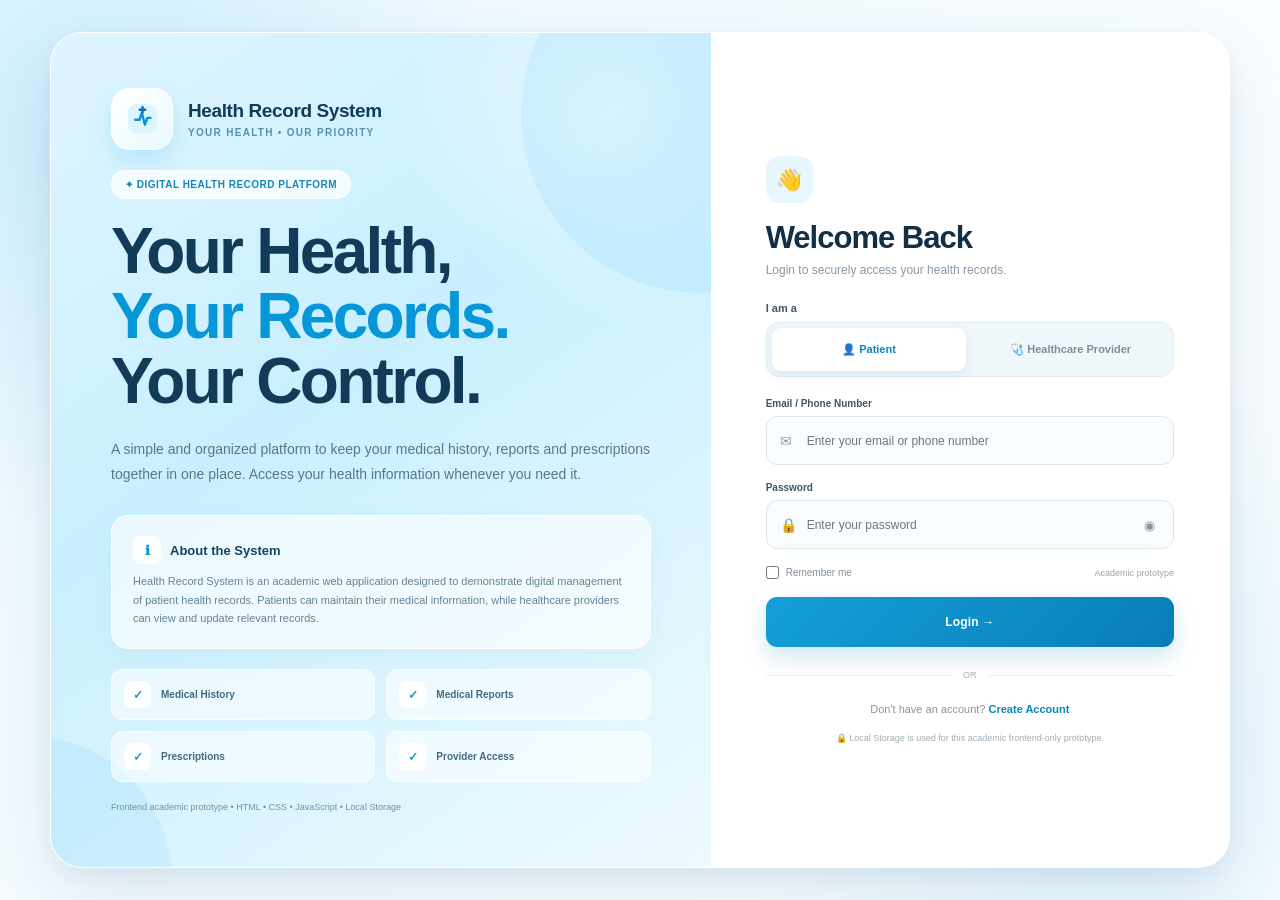
<file: index.html>
<!DOCTYPE html>
<html lang="en">
<head>
    <meta charset="UTF-8">
    <meta name="viewport" content="width=device-width, initial-scale=1.0">

    <title>Health Record System | Login</title>

    <link rel="stylesheet" href="css/style.css">

    <style>
        /* =====================================================
           FINAL LOGIN PAGE DESIGN
           ===================================================== */

        .login-page {
            min-height: 100vh;
            background:
                radial-gradient(circle at 8% 15%, rgba(79, 195, 247, 0.20), transparent 28%),
                radial-gradient(circle at 88% 85%, rgba(56, 189, 248, 0.13), transparent 30%),
                linear-gradient(135deg, #eaf8ff 0%, #f7fcff 48%, #ffffff 100%);
            display: flex;
            align-items: center;
            justify-content: center;
            padding: 28px;
            font-family: "Segoe UI", Inter, Arial, sans-serif;
        }

        .login-shell {
            width: min(1180px, 100%);
            min-height: 690px;
            background: rgba(255, 255, 255, 0.88);
            border: 1px solid rgba(255, 255, 255, 0.95);
            border-radius: 32px;
            overflow: hidden;
            display: grid;
            grid-template-columns: 1.12fr 0.88fr;
            box-shadow:
                0 30px 80px rgba(30, 100, 140, 0.13),
                0 8px 25px rgba(30, 100, 140, 0.06);
            backdrop-filter: blur(18px);
        }

        /* =====================================================
           LEFT SIDE
           ===================================================== */

        .login-intro {
            position: relative;
            overflow: hidden;
            padding: 55px 60px;
            background:
                radial-gradient(circle at 85% 10%, rgba(255,255,255,0.55), transparent 22%),
                linear-gradient(145deg, #dff5ff 0%, #c9efff 42%, #edfaff 100%);
            display: flex;
            flex-direction: column;
            justify-content: space-between;
        }

        .login-intro::before {
            content: "";
            position: absolute;
            width: 360px;
            height: 360px;
            border-radius: 50%;
            right: -170px;
            top: -100px;
            background: rgba(56, 189, 248, 0.10);
        }

        .login-intro::after {
            content: "";
            position: absolute;
            width: 280px;
            height: 280px;
            border-radius: 50%;
            left: -160px;
            bottom: -150px;
            background: rgba(14, 165, 233, 0.08);
        }

        /* Brand */

        .login-brand {
            position: relative;
            z-index: 2;
            display: flex;
            align-items: center;
            gap: 15px;
        }

        .login-logo {
            width: 62px;
            height: 62px;
            border-radius: 19px;
            background: linear-gradient(145deg, #ffffff, #e9f9ff);
            border: 1px solid rgba(255,255,255,0.9);
            box-shadow: 0 12px 25px rgba(14, 165, 233, 0.15);
            display: flex;
            align-items: center;
            justify-content: center;
            color: #0787d1;
        }

        .login-logo svg {
            width: 39px;
            height: 39px;
        }

        .brand-text h2 {
            font-size: 19px;
            color: #123b57;
            margin: 0;
            font-weight: 800;
            letter-spacing: -0.4px;
        }

        .brand-text p {
            margin: 5px 0 0;
            color: #5790ac;
            font-size: 10px;
            font-weight: 700;
            letter-spacing: 1.3px;
            text-transform: uppercase;
        }

        /* Main intro */

        .intro-content {
            position: relative;
            z-index: 2;
            max-width: 590px;
            margin-top: 20px;
        }

        .intro-badge {
            display: inline-flex;
            align-items: center;
            gap: 8px;
            padding: 8px 13px;
            border-radius: 30px;
            background: rgba(255,255,255,0.72);
            border: 1px solid rgba(255,255,255,0.95);
            color: #1886b8;
            font-size: 10px;
            font-weight: 800;
            letter-spacing: 0.5px;
            margin-bottom: 20px;
        }

        .intro-content h1 {
            color: #123b57;
            font-size: clamp(42px, 5vw, 65px);
            line-height: 1.02;
            letter-spacing: -2.7px;
            margin: 0;
            max-width: 620px;
        }

        .intro-content h1 span {
            color: #0796d8;
        }

        .intro-description {
            color: #57778b;
            font-size: 14px;
            line-height: 1.8;
            max-width: 540px;
            margin: 22px 0 0;
        }

        /* About box */

        .about-box {
            margin-top: 28px;
            padding: 20px 21px;
            border-radius: 17px;
            background: rgba(255,255,255,0.62);
            border: 1px solid rgba(255,255,255,0.92);
            box-shadow: 0 8px 25px rgba(32, 110, 145, 0.05);
        }

        .about-title {
            display: flex;
            align-items: center;
            gap: 9px;
            color: #16445f;
            font-size: 13px;
            font-weight: 800;
            margin-bottom: 8px;
        }

        .about-title-icon {
            width: 28px;
            height: 28px;
            border-radius: 8px;
            background: #ffffff;
            color: #0796d8;
            display: flex;
            align-items: center;
            justify-content: center;
        }

        .about-box p {
            color: #668394;
            font-size: 11px;
            line-height: 1.7;
            margin: 0;
        }

        /* Features */

        .login-features {
            position: relative;
            z-index: 2;
            display: grid;
            grid-template-columns: 1fr 1fr;
            gap: 11px;
            margin-top: 20px;
        }

        .login-feature {
            display: flex;
            align-items: center;
            gap: 10px;
            padding: 11px 12px;
            border-radius: 12px;
            background: rgba(255,255,255,0.55);
            border: 1px solid rgba(255,255,255,0.75);
        }

        .feature-check {
            width: 27px;
            height: 27px;
            flex-shrink: 0;
            border-radius: 8px;
            background: white;
            color: #0b9bd5;
            display: flex;
            align-items: center;
            justify-content: center;
            font-size: 12px;
            font-weight: 900;
        }

        .login-feature span {
            color: #416b80;
            font-size: 10px;
            font-weight: 700;
        }

        .intro-footer {
            position: relative;
            z-index: 2;
            color: #7092a4;
            font-size: 9px;
            margin-top: 20px;
        }

        /* =====================================================
           RIGHT SIDE LOGIN CARD
           ===================================================== */

        .login-form-area {
            background: rgba(255,255,255,0.92);
            padding: 48px 55px;
            display: flex;
            align-items: center;
            justify-content: center;
        }

        .login-card {
            width: min(410px, 100%);
        }

        .login-card-top {
            margin-bottom: 25px;
        }

        .welcome-icon {
            width: 47px;
            height: 47px;
            border-radius: 14px;
            background: #e8f7ff;
            color: #078bc9;
            display: flex;
            align-items: center;
            justify-content: center;
            font-size: 21px;
            margin-bottom: 17px;
        }

        .login-card-top h1 {
            color: #122f45;
            font-size: 31px;
            letter-spacing: -1px;
            margin: 0;
        }

        .login-card-top p {
            color: #8998a5;
            font-size: 12px;
            margin: 7px 0 0;
        }

        /* Error message hidden until needed */

        #authMessage {
            display: none;
            margin-bottom: 14px;
            padding: 11px 13px;
            border-radius: 10px;
            background: #fff3f3;
            border: 1px solid #ffd2d2;
            color: #b42318;
            font-size: 11px;
        }

        #authMessage.show {
            display: block;
        }

        /* Role */

        .login-label {
            display: block;
            color: #405568;
            font-size: 11px;
            font-weight: 800;
            margin-bottom: 8px;
        }

        .role-tabs {
            display: grid;
            grid-template-columns: 1fr 1fr;
            gap: 7px;
            padding: 5px;
            background: #f0f7fb;
            border: 1px solid #e0edf4;
            border-radius: 13px;
            margin-bottom: 21px;
        }

        .role-btn {
            border: 0;
            background: transparent;
            border-radius: 9px;
            padding: 12px 8px;
            color: #7d8e9b;
            font-size: 11px;
            font-weight: 800;
            transition: 0.2s ease;
        }

        .role-btn:hover {
            color: #087fb8;
        }

        .role-btn.active,
        .role-btn.selected {
            background: white;
            color: #0786c2;
            box-shadow: 0 4px 13px rgba(38, 113, 145, 0.10);
        }

        /* Inputs */

        .login-field {
            margin-bottom: 17px;
        }

        .login-field > label {
            display: block;
            color: #405568;
            font-size: 10px;
            font-weight: 800;
            margin-bottom: 7px;
        }

        .login-input-wrap {
            position: relative;
        }

        .login-input-icon {
            position: absolute;
            left: 14px;
            top: 50%;
            transform: translateY(-50%);
            color: #8da1af;
            font-size: 14px;
            pointer-events: none;
        }

        .login-input,
        .login-password {
            width: 100%;
            height: 49px;
            border: 1px solid #dce7ee;
            border-radius: 11px;
            background: #f9fcfe;
            color: #203548;
            outline: none;
            font-size: 12px;
            padding: 0 13px 0 40px;
            transition: 0.2s ease;
        }

        .login-input:focus,
        .login-password:focus {
            border-color: #45b9e8;
            background: white;
            box-shadow: 0 0 0 4px rgba(69,185,232,0.10);
        }

        .login-password {
            padding-right: 48px;
        }

        .password-toggle {
            position: absolute;
            right: 8px;
            top: 50%;
            transform: translateY(-50%);
            width: 33px;
            height: 33px;
            border: 0;
            background: transparent;
            color: #8395a2;
            border-radius: 8px;
        }

        .password-toggle:hover {
            background: #edf7fb;
            color: #0786c2;
        }

        /* Remember */

        .login-options {
            display: flex;
            align-items: center;
            justify-content: space-between;
            margin: 4px 0 18px;
        }

        .remember-me {
            display: flex;
            align-items: center;
            gap: 7px;
            color: #83919d;
            font-size: 10px;
        }

        .remember-me input {
            accent-color: #078bc9;
        }

        .prototype-label {
            color: #9aa6af;
            font-size: 9px;
        }

        /* Button */

        .login-submit {
            width: 100%;
            height: 50px;
            border: 0;
            border-radius: 11px;
            background: linear-gradient(135deg, #159fd8, #087db8);
            color: white;
            font-size: 12px;
            font-weight: 800;
            letter-spacing: 0.2px;
            box-shadow: 0 10px 22px rgba(8, 125, 184, 0.19);
            transition: 0.2s ease;
        }

        .login-submit:hover {
            transform: translateY(-1px);
            box-shadow: 0 14px 27px rgba(8, 125, 184, 0.25);
        }

        /* Divider */

        .login-divider {
            display: flex;
            align-items: center;
            gap: 11px;
            color: #a3afb8;
            font-size: 9px;
            margin: 23px 0;
        }

        .login-divider::before,
        .login-divider::after {
            content: "";
            flex: 1;
            height: 1px;
            background: #e8eef2;
        }

        /* Signup */

        .create-account {
            text-align: center;
            color: #87949f;
            font-size: 11px;
        }

        .create-account a {
            color: #0786c2;
            font-weight: 800;
        }

        .create-account a:hover {
            text-decoration: underline;
        }

        .login-privacy {
            display: flex;
            justify-content: center;
            align-items: center;
            gap: 6px;
            margin-top: 18px;
            color: #a1adb5;
            font-size: 9px;
        }

        /* Provider hint */

        .provider-hint {
            margin-top: 14px;
            padding: 11px 13px;
            border-radius: 10px;
            background: #f0f9fe;
            border: 1px solid #d7eef9;
            color: #5e8195;
            font-size: 9px;
            line-height: 1.6;
        }

        /* =====================================================
           RESPONSIVE
           ===================================================== */

        @media (max-width: 900px) {

            .login-shell {
                grid-template-columns: 1fr;
            }

            .login-intro {
                min-height: auto;
                padding: 42px 35px;
            }

            .intro-content h1 {
                font-size: 45px;
            }

            .login-form-area {
                padding: 40px 30px;
            }
        }

        @media (max-width: 560px) {

            .login-page {
                padding: 12px;
            }

            .login-shell {
                border-radius: 22px;
            }

            .login-intro {
                padding: 30px 23px;
            }

            .intro-content h1 {
                font-size: 37px;
                letter-spacing: -1.5px;
            }

            .login-features {
                grid-template-columns: 1fr;
            }

            .login-form-area {
                padding: 30px 20px;
            }
        }
    </style>
</head>

<body class="auth-body">

<div class="login-page">

    <div class="login-shell">

        <!-- =================================================
             LEFT INTRODUCTION
             ================================================= -->

        <section class="login-intro">

            <div class="login-brand">

                <div class="login-logo">

                    <!-- Health Record System Logo -->
                    <svg viewBox="0 0 64 64" fill="none"
                         xmlns="http://www.w3.org/2000/svg">

                        <rect x="8" y="8" width="48" height="48"
                              rx="15"
                              fill="#DDF5FF"/>

                        <path d="M20 34H27L31 23L36 42L40 31H45"
                              stroke="#0796D8"
                              stroke-width="4"
                              stroke-linecap="round"
                              stroke-linejoin="round"/>

                        <path d="M32 13V22"
                              stroke="#1769AA"
                              stroke-width="4"
                              stroke-linecap="round"/>

                        <path d="M27.5 17.5H36.5"
                              stroke="#1769AA"
                              stroke-width="4"
                              stroke-linecap="round"/>

                    </svg>

                </div>

                <div class="brand-text">
                    <h2>Health Record System</h2>
                    <p>Your Health • Our Priority</p>
                </div>

            </div>


            <div class="intro-content">

                <div class="intro-badge">
                    ✦ DIGITAL HEALTH RECORD PLATFORM
                </div>

                <h1>
                    Your Health,
                    <br>
                    <span>Your Records.</span>
                    <br>
                    Your Control.
                </h1>

                <p class="intro-description">
                    A simple and organized platform to keep your medical
                    history, reports and prescriptions together in one place.
                    Access your health information whenever you need it.
                </p>


                <!-- ABOUT WEBSITE -->

                <div class="about-box">

                    <div class="about-title">

                        <div class="about-title-icon">
                            ℹ
                        </div>

                        About the System

                    </div>

                    <p>
                        Health Record System is an academic web application
                        designed to demonstrate digital management of patient
                        health records. Patients can maintain their medical
                        information, while healthcare providers can view and
                        update relevant records.
                    </p>

                </div>


                <!-- FEATURES -->

                <div class="login-features">

                    <div class="login-feature">
                        <div class="feature-check">✓</div>
                        <span>Medical History</span>
                    </div>

                    <div class="login-feature">
                        <div class="feature-check">✓</div>
                        <span>Medical Reports</span>
                    </div>

                    <div class="login-feature">
                        <div class="feature-check">✓</div>
                        <span>Prescriptions</span>
                    </div>

                    <div class="login-feature">
                        <div class="feature-check">✓</div>
                        <span>Provider Access</span>
                    </div>

                </div>

            </div>


            <div class="intro-footer">
                Frontend academic prototype • HTML • CSS • JavaScript • Local Storage
            </div>

        </section>


        <!-- =================================================
             RIGHT LOGIN FORM
             ================================================= -->

        <section class="login-form-area">

            <div class="login-card">

                <div class="login-card-top">

                    <div class="welcome-icon">
                        👋
                    </div>

                    <h1>Welcome Back</h1>

                    <p>
                        Login to securely access your health records.
                    </p>

                </div>


                <!-- Error / Success Message -->
                <div id="authMessage"></div>


                <!-- ROLE -->

                <label class="login-label">
                    I am a
                </label>

                <div class="role-tabs">

                    <button
                        type="button"
                        class="role-btn active"
                        data-role="patient">

                        👤 Patient

                    </button>

                    <button
                        type="button"
                        class="role-btn"
                        data-role="provider">

                        🩺 Healthcare Provider

                    </button>

                </div>


                <!-- LOGIN FORM -->

                <form id="loginForm">

                    <div class="login-field">

                        <label for="loginIdentifier">
                            Email / Phone Number
                        </label>

                        <div class="login-input-wrap">

                            <span class="login-input-icon">
                                ✉
                            </span>

                            <input
                                type="text"
                                id="loginIdentifier"
                                class="login-input"
                                placeholder="Enter your email or phone number"
                                autocomplete="username"
                                required
                            >

                        </div>

                    </div>


                    <div class="login-field">

                        <label for="loginPassword">
                            Password
                        </label>

                        <div class="login-input-wrap">

                            <span class="login-input-icon">
                                🔒
                            </span>

                            <input
                                type="password"
                                id="loginPassword"
                                class="login-password"
                                placeholder="Enter your password"
                                autocomplete="current-password"
                                required
                            >

                            <button
                                type="button"
                                class="password-toggle"
                                onclick="togglePassword('loginPassword', this)"
                                aria-label="Show password">

                                ◉

                            </button>

                        </div>

                    </div>


                    <div class="login-options">

                        <label class="remember-me">

                            <input
                                type="checkbox"
                                id="rememberMe"
                            >

                            Remember me

                        </label>

                        <span class="prototype-label">
                            Academic prototype
                        </span>

                    </div>


                    <button
                        type="submit"
                        class="login-submit">

                        Login →

                    </button>

                </form>


                <div class="login-divider">
                    OR
                </div>


                <div class="create-account">

                    Don't have an account?

                    <a href="signup.html">
                        Create Account
                    </a>

                </div>


                <div
                    id="providerHint"
                    class="provider-hint"
                    style="display:none;">

                    <strong>Provider Demo Login</strong><br>

                    Email:
                    <b>doctor@hrs.com</b>
                    <br>

                    Password:
                    <b>doctor123</b>

                </div>


                <div class="login-privacy">

                    🔒

                    Local Storage is used for this
                    academic frontend-only prototype.

                </div>

            </div>

        </section>

    </div>

</div>


<script src="js/auth.js"></script>

</body>
</html>
</file>
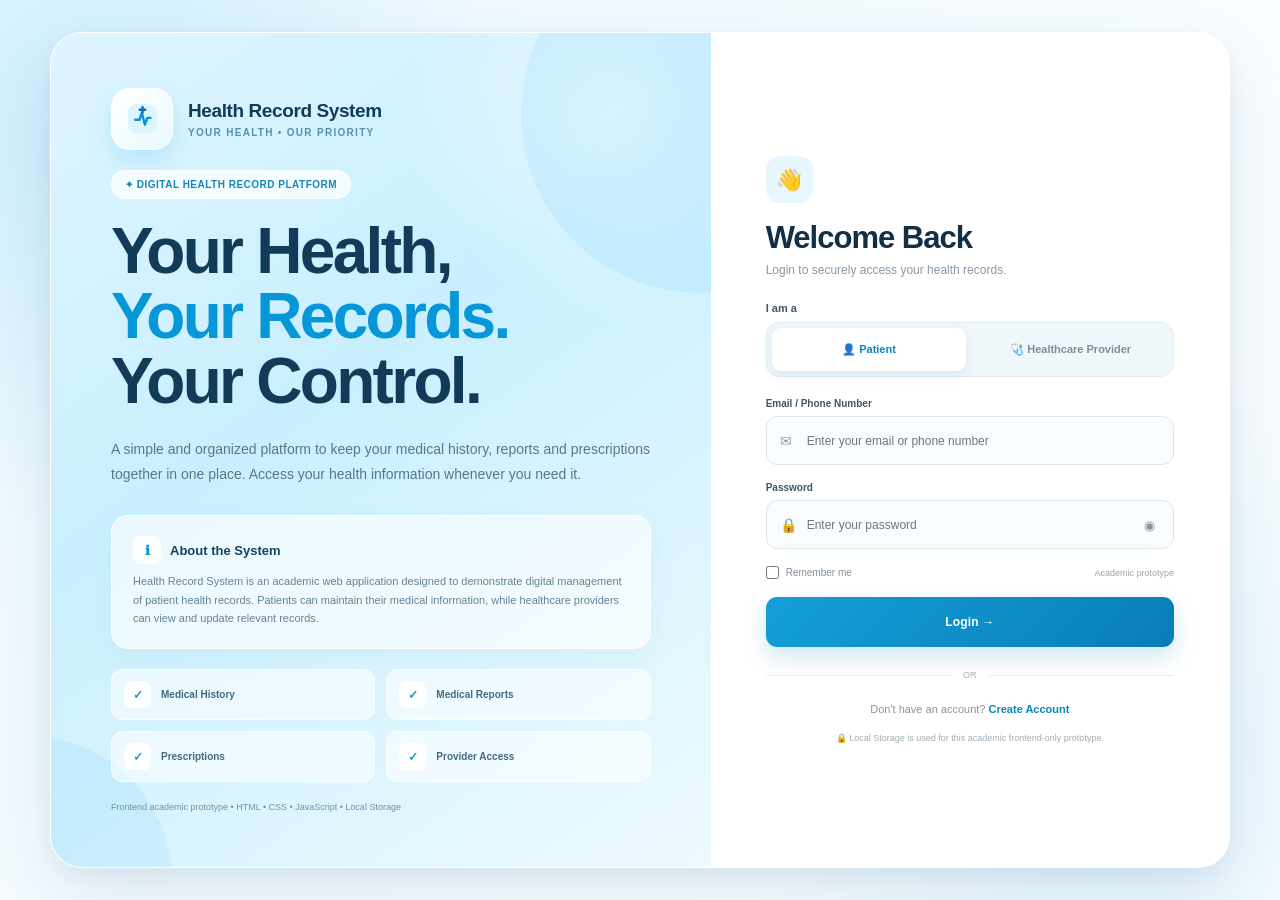
<file: dashboard.html>
<!DOCTYPE html>
<html lang="en">
<head>
    <meta charset="UTF-8">

    <meta
        name="viewport"
        content="width=device-width, initial-scale=1.0"
    >

    <title>Health Record System | Patient Dashboard</title>

    <link rel="stylesheet" href="css/style.css">
    <link rel="stylesheet" href="css/profile.css">
</head>

<body class="dashboard-body">

    <!-- =====================================================
         SIDEBAR
    ====================================================== -->

    <aside class="sidebar">

        <div class="sidebar-brand">

            <div class="sidebar-brand-icon">
                🩺
            </div>

            <div>
                <h2>Health Record</h2>
                <p>Patient Portal</p>
            </div>

        </div>


        <!-- USER -->

        <div class="sidebar-user">

            <div
                class="sidebar-avatar"
                id="sidebarAvatar"
            >
                JS
            </div>

            <div>
                <strong id="sidebarName">
                    Patient
                </strong>

                <span>
                    Patient Account
                </span>
            </div>

        </div>


        <!-- NAVIGATION -->

        <nav class="sidebar-nav">

            <button
                class="nav-item active"
                data-section="overview"
            >
                <span class="nav-icon">🏠</span>
                <span>Home</span>
            </button>


            <button
                class="nav-item"
                data-section="history"
            >
                <span class="nav-icon">📋</span>
                <span>Medical History</span>
            </button>


            <button
                class="nav-item"
                data-section="add-record"
            >
                <span class="nav-icon">➕</span>
                <span>Add Records</span>
            </button>


            <button
                class="nav-item"
                data-section="reports"
            >
                <span class="nav-icon">📄</span>
                <span>My Reports</span>
            </button>


            <button
                class="nav-item"
                data-section="prescriptions"
            >
                <span class="nav-icon">💊</span>
                <span>Prescriptions</span>
            </button>


            <button
                class="nav-item"
                data-section="profile"
            >
                <span class="nav-icon">👤</span>
                <span>My Profile</span>
            </button>

        </nav>


        <!-- SIDEBAR BOTTOM -->

        <div class="sidebar-bottom">

            <button
                class="nav-item"
                id="logoutBtn"
            >
                <span class="nav-icon">↪</span>
                <span>Logout</span>
            </button>


            <div class="sidebar-privacy">

                🔒

                <strong>
                    Your data is private
                </strong>

                <br>

                Stored locally for this academic prototype.

            </div>

        </div>

    </aside>



    <!-- =====================================================
         MAIN
    ====================================================== -->

    <main class="dashboard-main">


        <!-- =================================================
             HEADER
        ================================================== -->

        <header class="dashboard-header">

            <div>

                <h1>
                    Patient Dashboard
                </h1>

                <p>
                    Manage your health information in one place
                </p>

            </div>


            <div class="header-user">

                <div class="header-user-text">

                    <strong id="headerName">
                        Patient
                    </strong>

                    <span>
                        Patient Account
                    </span>

                </div>


                <div
                    class="header-avatar"
                    id="headerAvatar"
                >
                    JS
                </div>

            </div>

        </header>



        <!-- =================================================
             CONTENT
        ================================================== -->

        <div class="dashboard-content">


            <!-- =================================================
                 HOME / OVERVIEW
            ================================================== -->

            <section
                id="overview"
                class="dashboard-section active"
            >

                <!-- STATS -->

                <div class="stats-grid">


                    <div class="stat-card">

                        <div class="stat-icon">
                            📋
                        </div>

                        <h3 id="recordCount">
                            0
                        </h3>

                        <p>
                            Medical Records
                        </p>

                    </div>



                    <div class="stat-card">

                        <div class="stat-icon">
                            📄
                        </div>

                        <h3 id="reportCount">
                            0
                        </h3>

                        <p>
                            Medical Reports
                        </p>

                    </div>



                    <div class="stat-card">

                        <div class="stat-icon">
                            💊
                        </div>

                        <h3 id="prescriptionCount">
                            0
                        </h3>

                        <p>
                            Prescriptions
                        </p>

                    </div>



                    <div class="stat-card">

                        <div class="stat-icon">
                            💙
                        </div>

                        <h3 id="healthStatus">
                            No data
                        </h3>

                        <p>
                            Record Status
                        </p>

                    </div>

                </div>



                <!-- QUICK ACTIONS -->

                <div class="quick-actions">

                    <div class="section-heading">

                        <h2>
                            Quick Actions
                        </h2>

                        <p>
                            Manage your health information quickly
                        </p>

                    </div>


                    <div class="quick-actions-grid">


                        <!-- ADD HEALTH RECORD -->

                        <button
                            class="action-card"
                            id="homeAddRecordBtn"
                            type="button"
                        >

                            <div class="action-icon">
                                ➕
                            </div>

                            <div class="action-content">

                                <h3>
                                    Add Health Record
                                </h3>

                                <p>
                                    Add a new medical visit,
                                    test, diagnosis record or
                                    health information.
                                </p>

                            </div>

                            <span class="action-arrow">
                                →
                            </span>

                        </button>



                        <!-- UPLOAD MEDICAL REPORT -->

                        <button
                            class="action-card"
                            id="homeAddReportBtn"
                            type="button"
                        >

                            <div class="action-icon">
                                📄
                            </div>

                            <div class="action-content">

                                <h3>
                                    Upload Medical Report
                                </h3>

                                <p>
                                    Save ECG, blood test,
                                    X-Ray, MRI, CT scan,
                                    prescription and other reports.
                                </p>

                            </div>

                            <span class="action-arrow">
                                →
                            </span>

                        </button>

                    </div>

                </div>



                <!-- RECENT RECORDS -->

                <div class="dashboard-two-column">

                    <div class="dashboard-panel">

                        <div class="panel-header">

                            <h2>
                                Recent Medical Records
                            </h2>

                            <span>
                                Latest activity
                            </span>

                        </div>


                        <div id="recentRecords">

                            <div class="empty-state">

                                <div class="empty-state-icon">
                                    📋
                                </div>

                                <h3>
                                    No medical records yet
                                </h3>

                                <p>
                                    Add your first health record
                                    to keep your medical history
                                    organized in one place.
                                </p>

                                <button
                                    type="button"
                                    id="emptyAddRecordBtn"
                                >
                                    + Add Health Record
                                </button>

                            </div>

                        </div>

                    </div>

                </div>

            </section>



            <!-- =================================================
                 MEDICAL HISTORY
            ================================================== -->

            <section
                id="history"
                class="dashboard-section"
            >

                <div class="section-heading">

                    <h2>
                        Medical History
                    </h2>

                    <p>
                        View all your saved medical records.
                    </p>

                </div>


                <div class="dashboard-panel">

                    <div class="panel-header">

                        <h2>
                            All Medical Records
                        </h2>

                        <button
                            class="btn-primary"
                            id="historyAddRecordBtn"
                            type="button"
                        >
                            + Add Record
                        </button>

                    </div>


                    <div id="allRecords">

                        <div class="empty-state">

                            <div class="empty-state-icon">
                                📋
                            </div>

                            <h3>
                                No medical records
                            </h3>

                            <p>
                                Your saved visits, tests,
                                examinations and other
                                medical records will appear here.
                            </p>

                            <button
                                type="button"
                                id="historyEmptyAddBtn"
                            >
                                + Add Medical Record
                            </button>

                        </div>

                    </div>

                </div>

            </section>



            <!-- =================================================
                 ADD RECORDS
            ================================================== -->

            <section
                id="add-record"
                class="dashboard-section"
            >

                <div class="section-heading">

                    <h2>
                        Add Medical Record
                    </h2>

                    <p>
                        Select the type of health record
                        you want to add.
                    </p>

                </div>


                <!-- RECORD TYPES -->

                <div class="record-type-grid">


                    <button
                        class="record-type-card"
                        data-record-type="General Checkup"
                        type="button"
                    >

                        <div class="record-type-icon">
                            🩺
                        </div>

                        <h3>
                            General Checkup
                        </h3>

                        <p>
                            Doctor visit
                        </p>

                    </button>



                    <button
                        class="record-type-card"
                        data-record-type="Cardiology"
                        type="button"
                    >

                        <div class="record-type-icon">
                            ❤️
                        </div>

                        <h3>
                            Cardiology
                        </h3>

                        <p>
                            Heart related record
                        </p>

                    </button>



                    <button
                        class="record-type-card"
                        data-record-type="Blood Test"
                        type="button"
                    >

                        <div class="record-type-icon">
                            🩸
                        </div>

                        <h3>
                            Blood Test
                        </h3>

                        <p>
                            Blood report
                        </p>

                    </button>



                    <button
                        class="record-type-card"
                        data-record-type="ECG"
                        type="button"
                    >

                        <div class="record-type-icon">
                            💓
                        </div>

                        <h3>
                            ECG
                        </h3>

                        <p>
                            ECG report / image
                        </p>

                    </button>



                    <button
                        class="record-type-card"
                        data-record-type="X-Ray"
                        type="button"
                    >

                        <div class="record-type-icon">
                            🩻
                        </div>

                        <h3>
                            X-Ray
                        </h3>

                        <p>
                            X-Ray image / report
                        </p>

                    </button>



                    <button
                        class="record-type-card"
                        data-record-type="MRI"
                        type="button"
                    >

                        <div class="record-type-icon">
                            🧠
                        </div>

                        <h3>
                            MRI
                        </h3>

                        <p>
                            MRI image / report
                        </p>

                    </button>



                    <button
                        class="record-type-card"
                        data-record-type="CT Scan"
                        type="button"
                    >

                        <div class="record-type-icon">
                            🔬
                        </div>

                        <h3>
                            CT Scan
                        </h3>

                        <p>
                            CT scan report
                        </p>

                    </button>



                    <button
                        class="record-type-card"
                        data-record-type="Respiratory"
                        type="button"
                    >

                        <div class="record-type-icon">
                            🫁
                        </div>

                        <h3>
                            Respiratory
                        </h3>

                        <p>
                            Respiratory record
                        </p>

                    </button>



                    <button
                        class="record-type-card"
                        data-record-type="Orthopedic"
                        type="button"
                    >

                        <div class="record-type-icon">
                            🦴
                        </div>

                        <h3>
                            Orthopedic
                        </h3>

                        <p>
                            Bone / joint record
                        </p>

                    </button>



                    <button
                        class="record-type-card"
                        data-record-type="Neurology"
                        type="button"
                    >

                        <div class="record-type-icon">
                            🧠
                        </div>

                        <h3>
                            Neurology
                        </h3>

                        <p>
                            Neurological record
                        </p>

                    </button>



                    <button
                        class="record-type-card"
                        data-record-type="Dental"
                        type="button"
                    >

                        <div class="record-type-icon">
                            🦷
                        </div>

                        <h3>
                            Dental
                        </h3>

                        <p>
                            Dental record
                        </p>

                    </button>



                    <button
                        class="record-type-card"
                        data-record-type="Eye"
                        type="button"
                    >

                        <div class="record-type-icon">
                            👁️
                        </div>

                        <h3>
                            Eye
                        </h3>

                        <p>
                            Eye examination
                        </p>

                    </button>



                    <!-- PRESCRIPTION -->

                    <button
                        class="record-type-card"
                        data-record-type="Prescription"
                        type="button"
                    >

                        <div class="record-type-icon">
                            💊
                        </div>

                        <h3>
                            Prescription
                        </h3>

                        <p>
                            Prescription image / PDF
                        </p>

                    </button>



                    <!-- LAB REPORT -->

                    <button
                        class="record-type-card"
                        data-record-type="Lab Report"
                        type="button"
                    >

                        <div class="record-type-icon">
                            🧪
                        </div>

                        <h3>
                            Lab Report
                        </h3>

                        <p>
                            Laboratory report
                        </p>

                    </button>



                    <!-- OTHER -->

                    <button
                        class="record-type-card"
                        data-record-type="Other"
                        type="button"
                    >

                        <div class="record-type-icon">
                            📄
                        </div>

                        <h3>
                            Other
                        </h3>

                        <p>
                            Other medical document
                        </p>

                    </button>

                </div>

            </section>



            <!-- =================================================
                 REPORTS
            ================================================== -->

            <section
                id="reports"
                class="dashboard-section"
            >

                <div class="section-heading">

                    <h2>
                        My Medical Reports
                    </h2>

                    <p>
                        ECG, X-Ray, MRI, blood tests,
                        scans and other uploaded reports.
                    </p>

                </div>


                <div class="dashboard-panel">

                    <div class="panel-header">

                        <h2>
                            Saved Reports
                        </h2>

                        <button
                            class="btn-primary"
                            id="reportsAddBtn"
                            type="button"
                        >
                            + Upload Report
                        </button>

                    </div>


                    <div id="reportsList">

                        <div class="empty-state">

                            <div class="empty-state-icon">
                                📄
                            </div>

                            <h3>
                                No reports uploaded
                            </h3>

                            <p>
                                Upload ECG, X-Ray, MRI,
                                blood test, CT scan,
                                prescription or other
                                medical documents.
                            </p>

                            <button
                                type="button"
                                id="reportsEmptyBtn"
                            >
                                + Upload Medical Report
                            </button>

                        </div>

                    </div>

                </div>

            </section>



            <!-- =================================================
                 PRESCRIPTIONS
            ================================================== -->

            <section
                id="prescriptions"
                class="dashboard-section"
            >

                <div class="section-heading">

                    <h2>
                        Prescriptions
                    </h2>

                    <p>
                        View prescriptions saved by you
                        or your healthcare provider.
                    </p>

                </div>


                <div class="dashboard-panel">

                    <div id="prescriptionsList">

                        <div class="empty-state">

                            <div class="empty-state-icon">
                                💊
                            </div>

                            <h3>
                                No prescriptions yet
                            </h3>

                            <p>
                                Prescriptions added by your
                                healthcare provider will appear here.
                            </p>

                        </div>

                    </div>

                </div>

            </section>



            <!-- =================================================
                 PROFILE
            ================================================== -->

            <section
                id="profile"
                class="dashboard-section"
            >

                <div class="section-heading">

                    <h2>
                        My Profile
                    </h2>

                    <p>
                        Your personal account information.
                    </p>

                </div>


                <div class="profile-container">

                    <div class="profile-hero">

                        <div
                            class="profile-avatar"
                            id="profileAvatar"
                        >
                            JS
                        </div>

                        <div>

                            <h2 id="profileName">
                                Patient Name
                            </h2>

                            <p>
                                Patient Account
                            </p>

                        </div>

                        <button
                            class="btn-primary"
                            id="editProfileBtn"
                            type="button"
                        >
                            Edit Profile
                        </button>

                    </div>


                    <div class="profile-details">


                        <div class="profile-detail-card">

                            <span>
                                Full Name
                            </span>

                            <strong id="profileFullName">
                                —
                            </strong>

                        </div>


                        <div class="profile-detail-card">

                            <span>
                                Date of Birth
                            </span>

                            <strong id="profileDOB">
                                —
                            </strong>

                        </div>


                        <div class="profile-detail-card">

                            <span>
                                Gender
                            </span>

                            <strong id="profileGender">
                                —
                            </strong>

                        </div>


                        <div class="profile-detail-card">

                            <span>
                                Phone
                            </span>

                            <strong id="profilePhone">
                                —
                            </strong>

                        </div>


                        <div class="profile-detail-card">

                            <span>
                                Email
                            </span>

                            <strong id="profileEmail">
                                —
                            </strong>

                        </div>

                    </div>

                </div>

            </section>

        </div>

    </main>



    <!-- =====================================================
         ADD MEDICAL RECORD MODAL
    ====================================================== -->

    <div
        class="modal-overlay"
        id="recordModal"
    >

        <div class="modal-content">


            <div class="modal-header">

                <h2>
                    Add Medical Record
                </h2>

                <button
                    class="modal-close"
                    id="closeRecordModal"
                    type="button"
                >
                    ×
                </button>

            </div>



            <form id="recordForm">

                <div class="form-grid">


                    <!-- DATE -->

                    <div class="form-group">

                        <label for="recordDate">
                            Date
                        </label>

                        <input
                            type="date"
                            id="recordDate"
                            required
                        >

                    </div>



                    <!-- TYPE -->

                    <div class="form-group">

                        <label for="recordType">
                            Record Type
                        </label>

                        <select
                            id="recordType"
                            required
                        >

                            <option value="General Checkup">
                                General Checkup
                            </option>

                            <option value="Cardiology">
                                Cardiology
                            </option>

                            <option value="Blood Test">
                                Blood Test
                            </option>

                            <option value="ECG">
                                ECG
                            </option>

                            <option value="X-Ray">
                                X-Ray
                            </option>

                            <option value="MRI">
                                MRI
                            </option>

                            <option value="CT Scan">
                                CT Scan
                            </option>

                            <option value="Respiratory">
                                Respiratory
                            </option>

                            <option value="Orthopedic">
                                Orthopedic
                            </option>

                            <option value="Neurology">
                                Neurology
                            </option>

                            <option value="Dental">
                                Dental
                            </option>

                            <option value="Eye">
                                Eye
                            </option>

                            <option value="Prescription">
                                Prescription
                            </option>

                            <option value="Lab Report">
                                Lab Report
                            </option>

                            <option value="Other">
                                Other
                            </option>

                        </select>

                    </div>



                    <!-- DOCTOR -->

                    <div class="form-group">

                        <label for="recordDoctor">
                            Doctor / Provider
                        </label>

                        <input
                            type="text"
                            id="recordDoctor"
                            placeholder="Enter doctor name"
                        >

                    </div>



                    <!-- HOSPITAL -->

                    <div class="form-group">

                        <label for="recordHospital">
                            Hospital / Clinic
                        </label>

                        <input
                            type="text"
                            id="recordHospital"
                            placeholder="Enter hospital or clinic"
                        >

                    </div>



                    <!-- =================================================
                         FILE UPLOAD
                    ================================================== -->

                    <div
                        class="form-group full"
                        id="recordFileGroup"
                    >

                        <label for="recordFile">
                            Medical File / Report
                        </label>


                        <div class="medical-upload-box">

                            <div class="medical-upload-icon">
                                📎
                            </div>


                            <div class="medical-upload-content">

                                <strong>
                                    Upload Medical Document
                                </strong>

                                <p>
                                    Add ECG, X-Ray, MRI,
                                    CT scan, blood report,
                                    prescription or other files.
                                </p>

                                <small>
                                    Supported: JPG, PNG, WEBP, PDF
                                </small>

                            </div>


                            <label
                                for="recordFile"
                                class="upload-button"
                            >
                                Choose File
                            </label>

                            <input
                                type="file"
                                id="recordFile"
                                accept=".jpg,.jpeg,.png,.webp,.pdf,image/jpeg,image/png,image/webp,application/pdf"
                                hidden
                            >

                        </div>


                        <!-- FILE PREVIEW -->

                        <div
                            id="recordFilePreview"
                            class="record-file-preview"
                            style="display:none;"
                        >

                            <div
                                id="recordFilePreviewIcon"
                                class="record-file-preview-icon"
                            >
                                📄
                            </div>

                            <div class="record-file-preview-info">

                                <strong id="recordFileName">
                                    File
                                </strong>

                                <span id="recordFileSize">
                                    0 KB
                                </span>

                            </div>


                            <button
                                type="button"
                                id="removeRecordFile"
                                class="remove-file-btn"
                            >
                                Remove
                            </button>

                        </div>

                    </div>



                    <!-- MEDICAL NOTES -->

                    <div class="form-group full">

                        <label for="recordNotes">
                            Medical Notes
                        </label>

                        <textarea
                            id="recordNotes"
                            placeholder="Enter relevant medical notes, symptoms, test details or visit information..."
                        ></textarea>

                    </div>



                    <!-- CONCLUSION -->

                    <div class="form-group full">

                        <label for="recordConclusion">
                            Conclusion / Findings
                        </label>

                        <textarea
                            id="recordConclusion"
                            placeholder="Enter the conclusion or findings mentioned in the medical report..."
                        ></textarea>

                    </div>

                </div>



                <!-- ACTIONS -->

                <div class="modal-actions">

                    <button
                        type="button"
                        class="btn-secondary"
                        id="cancelRecordBtn"
                    >
                        Cancel
                    </button>


                    <button
                        type="submit"
                        class="btn-primary"
                    >
                        Save Medical Record
                    </button>

                </div>

            </form>

        </div>

    </div>



    <!-- =====================================================
         UPLOAD REPORT MODAL
    ====================================================== -->

    <div
        class="modal-overlay"
        id="reportModal"
    >

        <div class="modal-content">


            <div class="modal-header">

                <h2>
                    Upload Medical Report
                </h2>

                <button
                    class="modal-close"
                    id="closeReportModal"
                    type="button"
                >
                    ×
                </button>

            </div>


            <form id="reportForm">


                <div class="form-grid">


                    <div class="form-group">

                        <label for="reportName">
                            Report Name
                        </label>

                        <input
                            type="text"
                            id="reportName"
                            placeholder="e.g. ECG Report"
                            required
                        >

                    </div>



                    <div class="form-group">

                        <label for="reportDate">
                            Report Date
                        </label>

                        <input
                            type="date"
                            id="reportDate"
                            required
                        >

                    </div>



                    <div class="form-group full">

                        <label for="reportType">
                            Report Type
                        </label>

                        <select id="reportType">

                            <option value="Blood Test">
                                Blood Test
                            </option>

                            <option value="ECG">
                                ECG
                            </option>

                            <option value="X-Ray">
                                X-Ray
                            </option>

                            <option value="MRI">
                                MRI
                            </option>

                            <option value="CT Scan">
                                CT Scan
                            </option>

                            <option value="Prescription">
                                Prescription
                            </option>

                            <option value="Lab Report">
                                Lab Report
                            </option>

                            <option value="Other">
                                Other
                            </option>

                        </select>

                    </div>



                    <!-- REPORT FILE -->

                    <div class="form-group full">

                        <label for="reportFile">
                            Select Medical Report
                        </label>

                        <input
                            type="file"
                            id="reportFile"
                            accept=".jpg,.jpeg,.png,.webp,.pdf,image/jpeg,image/png,image/webp,application/pdf"
                            required
                        >

                    </div>



                    <div class="form-group full">

                        <label for="reportConclusion">
                            Report Conclusion / Findings
                        </label>

                        <textarea
                            id="reportConclusion"
                            placeholder="Enter the conclusion or findings written in the report..."
                        ></textarea>

                    </div>

                </div>



                <div class="modal-actions">

                    <button
                        type="button"
                        class="btn-secondary"
                        id="cancelReportBtn"
                    >
                        Cancel
                    </button>


                    <button
                        type="submit"
                        class="btn-primary"
                    >
                        Save Report
                    </button>

                </div>

            </form>

        </div>

    </div>



    <!-- =====================================================
         EDIT PROFILE MODAL
    ====================================================== -->

    <div
        class="modal-overlay"
        id="editProfileModal"
    >

        <div class="modal-content">


            <div class="modal-header">

                <h2>
                    Edit Profile
                </h2>

                <button
                    class="modal-close"
                    id="closeProfileModal"
                    type="button"
                >
                    ×
                </button>

            </div>


            <form id="editProfileForm">

                <div class="form-grid">


                    <div class="form-group full">

                        <label for="editName">
                            Full Name
                        </label>

                        <input
                            type="text"
                            id="editName"
                            required
                        >

                    </div>



                    <div class="form-group">

                        <label for="editDOB">
                            Date of Birth
                        </label>

                        <input
                            type="date"
                            id="editDOB"
                            required
                        >

                    </div>



                    <div class="form-group">

                        <label for="editPhone">
                            Phone
                        </label>

                        <input
                            type="tel"
                            id="editPhone"
                            required
                        >

                    </div>



                    <div class="form-group">

                        <label for="editGender">
                            Gender
                        </label>

                        <select id="editGender">

                            <option value="Male">
                                Male
                            </option>

                            <option value="Female">
                                Female
                            </option>

                            <option value="Other">
                                Other
                            </option>

                        </select>

                    </div>



                    <div class="form-group">

                        <label for="editEmail">
                            Email
                        </label>

                        <input
                            type="email"
                            id="editEmail"
                        >

                    </div>

                </div>



                <div class="modal-actions">

                    <button
                        type="button"
                        class="btn-secondary"
                        id="cancelProfileBtn"
                    >
                        Cancel
                    </button>


                    <button
                        type="submit"
                        class="btn-primary"
                    >
                        Save Changes
                    </button>

                </div>

            </form>

        </div>

    </div>



    <!-- =====================================================
         TOAST
    ====================================================== -->

    <div
        id="toast"
        style="display:none;"
    >
        Saved successfully
    </div>



    <!-- =====================================================
         SCRIPT
    ====================================================== -->

    <script src="js/dashboard.js"></script>

</body>
</html>
</file>
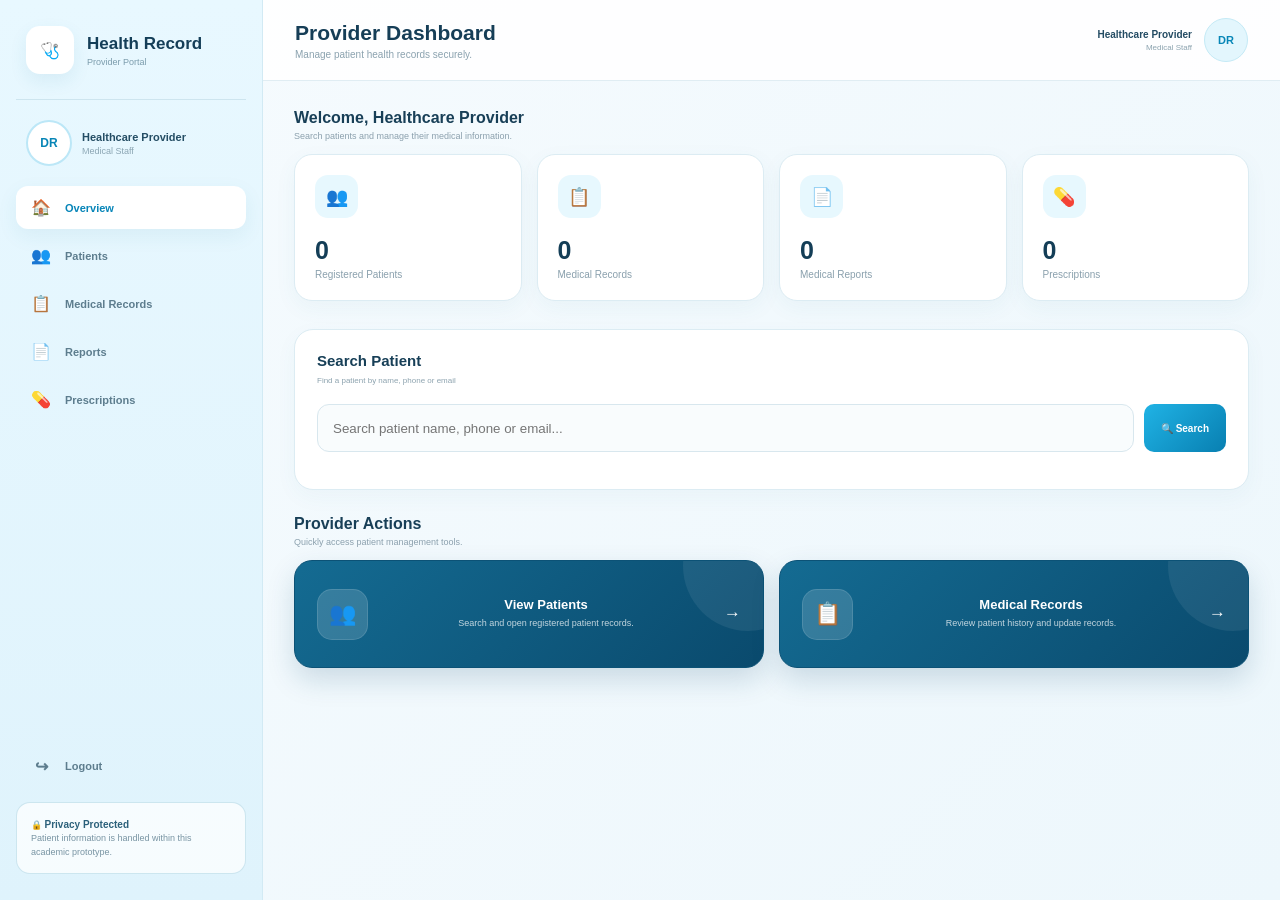
<file: doctor-dashboard.html>
<!DOCTYPE html>
<html lang="en">

<head>

    <meta charset="UTF-8">

    <meta
        name="viewport"
        content="width=device-width, initial-scale=1.0"
    >

    <title>
        Health Record System | Provider Dashboard
    </title>

    <link
        rel="stylesheet"
        href="css/style.css"
    >

</head>


<body class="dashboard-body provider-body">


    <!-- =====================================================
         SIDEBAR
    ====================================================== -->

    <aside class="sidebar">

        <!-- BRAND -->

        <div class="sidebar-brand">

            <div class="sidebar-brand-icon">
                🩺
            </div>

            <div>

                <h2>
                    Health Record
                </h2>

                <p>
                    Provider Portal
                </p>

            </div>

        </div>


        <!-- PROVIDER -->

        <div class="sidebar-user">

            <div class="sidebar-avatar">
                DR
            </div>

            <div>

                <strong>
                    Healthcare Provider
                </strong>

                <span>
                    Medical Staff
                </span>

            </div>

        </div>


        <!-- NAVIGATION -->

        <nav class="sidebar-nav">


            <button
                class="nav-item active"
                data-provider-section="overview"
                type="button"
            >

                <span class="nav-icon">
                    🏠
                </span>

                <span>
                    Overview
                </span>

            </button>



            <button
                class="nav-item"
                data-provider-section="patients"
                type="button"
            >

                <span class="nav-icon">
                    👥
                </span>

                <span>
                    Patients
                </span>

            </button>



            <button
                class="nav-item"
                data-provider-section="records"
                type="button"
            >

                <span class="nav-icon">
                    📋
                </span>

                <span>
                    Medical Records
                </span>

            </button>



            <button
                class="nav-item"
                data-provider-section="reports"
                type="button"
            >

                <span class="nav-icon">
                    📄
                </span>

                <span>
                    Reports
                </span>

            </button>



            <button
                class="nav-item"
                data-provider-section="prescriptions"
                type="button"
            >

                <span class="nav-icon">
                    💊
                </span>

                <span>
                    Prescriptions
                </span>

            </button>

        </nav>


        <!-- BOTTOM -->

        <div class="sidebar-bottom">

            <button
                class="nav-item"
                id="providerLogoutBtn"
                type="button"
            >

                <span class="nav-icon">
                    ↪
                </span>

                <span>
                    Logout
                </span>

            </button>


            <div class="sidebar-privacy">

                🔒

                <strong>
                    Privacy Protected
                </strong>

                <br>

                Patient information is handled
                within this academic prototype.

            </div>

        </div>

    </aside>



    <!-- =====================================================
         MAIN
    ====================================================== -->

    <main class="dashboard-main">


        <!-- =================================================
             HEADER
        ================================================== -->

        <header class="dashboard-header">

            <div>

                <h1 id="providerHeaderTitle">
                    Provider Dashboard
                </h1>

                <p id="providerHeaderSubtitle">
                    Manage patient health records
                    securely.
                </p>

            </div>


            <div class="header-user">

                <div class="header-user-text">

                    <strong>
                        Healthcare Provider
                    </strong>

                    <span>
                        Medical Staff
                    </span>

                </div>


                <div class="header-avatar">
                    DR
                </div>

            </div>

        </header>



        <!-- =================================================
             CONTENT
        ================================================== -->

        <div class="dashboard-content">


            <!-- =================================================
                 OVERVIEW
            ================================================== -->

            <section
                id="provider-overview"
                class="provider-section"
            >


                <div class="section-heading">

                    <h2>
                        Welcome, Healthcare Provider
                    </h2>

                    <p>
                        Search patients and manage
                        their medical information.
                    </p>

                </div>


                <!-- STATS -->

                <div class="stats-grid">


                    <div class="stat-card">

                        <div class="stat-icon">
                            👥
                        </div>

                        <h3 id="providerPatientCount">
                            0
                        </h3>

                        <p>
                            Registered Patients
                        </p>

                    </div>



                    <div class="stat-card">

                        <div class="stat-icon">
                            📋
                        </div>

                        <h3 id="providerRecordCount">
                            0
                        </h3>

                        <p>
                            Medical Records
                        </p>

                    </div>



                    <div class="stat-card">

                        <div class="stat-icon">
                            📄
                        </div>

                        <h3 id="providerReportCount">
                            0
                        </h3>

                        <p>
                            Medical Reports
                        </p>

                    </div>



                    <div class="stat-card">

                        <div class="stat-icon">
                            💊
                        </div>

                        <h3 id="providerPrescriptionCount">
                            0
                        </h3>

                        <p>
                            Prescriptions
                        </p>

                    </div>

                </div>



                <!-- SEARCH PATIENT -->

                <div class="dashboard-panel">

                    <div class="panel-header">

                        <div>

                            <h2>
                                Search Patient
                            </h2>

                            <span>
                                Find a patient by name,
                                phone or email
                            </span>

                        </div>

                    </div>


                    <div
                        class="provider-search-box"
                        style="
                            display:flex;
                            gap:10px;
                            margin-top:15px;
                        "
                    >

                        <input
                            type="text"
                            id="overviewPatientSearch"
                            placeholder="Search patient name, phone or email..."
                            style="
                                flex:1;
                                height:48px;
                                padding:0 15px;
                                border:1px solid #d8e7ee;
                                border-radius:12px;
                                outline:none;
                                background:#f9fcfd;
                            "
                        >


                        <button
                            class="btn-primary"
                            id="overviewSearchBtn"
                            type="button"
                        >
                            🔍 Search
                        </button>

                    </div>


                    <div
                        id="overviewSearchResults"
                        style="margin-top:15px;"
                    ></div>

                </div>



                <!-- QUICK ACTIONS -->

                <div
                    class="quick-actions"
                    style="margin-top:25px;"
                >

                    <div class="section-heading">

                        <h2>
                            Provider Actions
                        </h2>

                        <p>
                            Quickly access patient
                            management tools.
                        </p>

                    </div>


                    <div class="quick-actions-grid">


                        <button
                            class="action-card"
                            id="overviewPatientsBtn"
                            type="button"
                        >

                            <div class="action-icon">
                                👥
                            </div>

                            <div class="action-content">

                                <h3>
                                    View Patients
                                </h3>

                                <p>
                                    Search and open
                                    registered patient
                                    records.
                                </p>

                            </div>

                            <span class="action-arrow">
                                →
                            </span>

                        </button>



                        <button
                            class="action-card"
                            id="overviewRecordsBtn"
                            type="button"
                        >

                            <div class="action-icon">
                                📋
                            </div>

                            <div class="action-content">

                                <h3>
                                    Medical Records
                                </h3>

                                <p>
                                    Review patient history
                                    and update records.
                                </p>

                            </div>

                            <span class="action-arrow">
                                →
                            </span>

                        </button>

                    </div>

                </div>

            </section>



            <!-- =================================================
                 PATIENTS
            ================================================== -->

            <section
                id="provider-patients"
                class="provider-section"
                style="display:none;"
            >

                <div class="section-heading">

                    <h2>
                        Patients
                    </h2>

                    <p>
                        Search for a patient to view
                        their health records.
                    </p>

                </div>


                <div class="dashboard-panel">


                    <div
                        style="
                            display:flex;
                            gap:10px;
                            margin-bottom:20px;
                        "
                    >

                        <input
                            type="text"
                            id="patientSearchInput"
                            placeholder="Search by name, phone or email..."
                            style="
                                flex:1;
                                height:48px;
                                padding:0 15px;
                                border:1px solid #d8e7ee;
                                border-radius:12px;
                                outline:none;
                                background:#f9fcfd;
                            "
                        >


                        <button
                            class="btn-primary"
                            id="patientSearchBtn"
                            type="button"
                        >
                            🔍 Search
                        </button>

                    </div>


                    <div id="patientSearchResults">

                        <div class="empty-state">

                            <div class="empty-state-icon">
                                👥
                            </div>

                            <h3>
                                Search for a patient
                            </h3>

                            <p>
                                Enter the patient's name,
                                phone number or email
                                to view their records.
                            </p>

                        </div>

                    </div>

                </div>

            </section>



            <!-- =================================================
                 MEDICAL RECORDS
            ================================================== -->

            <section
                id="provider-records"
                class="provider-section"
                style="display:none;"
            >

                <div class="section-heading">

                    <h2>
                        Medical Records
                    </h2>

                    <p>
                        Select a patient to view or
                        update their medical history.
                    </p>

                </div>


                <div class="dashboard-panel">

                    <div
                        id="selectedPatientRecordArea"
                    >

                        <div class="empty-state">

                            <div class="empty-state-icon">
                                📋
                            </div>

                            <h3>
                                No patient selected
                            </h3>

                            <p>
                                Search and select a patient
                                to view their medical records.
                            </p>

                            <button
                                class="btn-primary"
                                id="recordsFindPatientBtn"
                                type="button"
                            >
                                🔍 Find Patient
                            </button>

                        </div>

                    </div>

                </div>

            </section>



            <!-- =================================================
                 REPORTS
            ================================================== -->

            <section
                id="provider-reports"
                class="provider-section"
                style="display:none;"
            >

                <div class="section-heading">

                    <h2>
                        Medical Reports
                    </h2>

                    <p>
                        View reports uploaded by
                        your selected patient.
                    </p>

                </div>


                <div class="dashboard-panel">

                    <div id="providerReportsArea">

                        <div class="empty-state">

                            <div class="empty-state-icon">
                                📄
                            </div>

                            <h3>
                                No patient selected
                            </h3>

                            <p>
                                Select a patient first
                                to view ECG, X-Ray,
                                MRI, blood reports
                                and other documents.
                            </p>

                        </div>

                    </div>

                </div>

            </section>



            <!-- =================================================
                 PRESCRIPTIONS
            ================================================== -->

            <section
                id="provider-prescriptions"
                class="provider-section"
                style="display:none;"
            >

                <div class="section-heading">

                    <h2>
                        Prescriptions
                    </h2>

                    <p>
                        Review existing prescriptions
                        or add a new prescription.
                    </p>

                </div>


                <div class="dashboard-panel">

                    <div id="providerPrescriptionsArea">

                        <div class="empty-state">

                            <div class="empty-state-icon">
                                💊
                            </div>

                            <h3>
                                No patient selected
                            </h3>

                            <p>
                                Select a patient to view
                                and manage prescriptions.
                            </p>

                        </div>

                    </div>

                </div>

            </section>

        </div>

    </main>



    <!-- =====================================================
         PATIENT PROFILE / RECORD VIEW MODAL
    ====================================================== -->

    <div
        class="modal-overlay"
        id="patientViewModal"
    >

        <div
            class="modal-content"
            style="width:min(900px,100%);"
        >

            <div class="modal-header">

                <h2>
                    Patient Health Record
                </h2>

                <button
                    class="modal-close"
                    id="closePatientViewModal"
                    type="button"
                >
                    ×
                </button>

            </div>


            <div id="patientViewContent"></div>

        </div>

    </div>



    <!-- =====================================================
         ADD MEDICAL RECORD TO PATIENT
    ====================================================== -->

    <div
        class="modal-overlay"
        id="providerRecordModal"
    >

        <div class="modal-content">

            <div class="modal-header">

                <h2>
                    Add Medical Record
                </h2>

                <button
                    class="modal-close"
                    id="closeProviderRecordModal"
                    type="button"
                >
                    ×
                </button>

            </div>


            <form id="providerRecordForm">

                <div class="form-grid">


                    <div class="form-group">

                        <label>
                            Date
                        </label>

                        <input
                            type="date"
                            id="providerRecordDate"
                            required
                        >

                    </div>



                    <div class="form-group">

                        <label>
                            Record Type
                        </label>

                        <select
                            id="providerRecordType"
                            required
                        >

                            <option value="General Checkup">
                                General Checkup
                            </option>

                            <option value="Cardiology">
                                Cardiology
                            </option>

                            <option value="Blood Test">
                                Blood Test
                            </option>

                            <option value="ECG">
                                ECG
                            </option>

                            <option value="X-Ray">
                                X-Ray
                            </option>

                            <option value="MRI">
                                MRI
                            </option>

                            <option value="CT Scan">
                                CT Scan
                            </option>

                            <option value="Respiratory">
                                Respiratory
                            </option>

                            <option value="Orthopedic">
                                Orthopedic
                            </option>

                            <option value="Neurology">
                                Neurology
                            </option>

                            <option value="Dental">
                                Dental
                            </option>

                            <option value="Eye">
                                Eye
                            </option>

                            <option value="Prescription">
                                Prescription
                            </option>

                            <option value="Lab Report">
                                Lab Report
                            </option>

                            <option value="Other">
                                Other
                            </option>

                        </select>

                    </div>



                    <div class="form-group">

                        <label>
                            Doctor / Provider
                        </label>

                        <input
                            type="text"
                            id="providerDoctorName"
                            value="Healthcare Provider"
                            required
                        >

                    </div>



                    <div class="form-group">

                        <label>
                            Hospital / Clinic
                        </label>

                        <input
                            type="text"
                            id="providerHospital"
                            placeholder="Hospital or clinic"
                        >

                    </div>



                    <!-- FILE -->

                    <div class="form-group full">

                        <label>
                            Medical File / Report
                        </label>

                        <input
                            type="file"
                            id="providerRecordFile"
                            accept=".jpg,.jpeg,.png,.webp,.pdf,image/jpeg,image/png,image/webp,application/pdf"
                        >

                        <small
                            style="
                                display:block;
                                margin-top:6px;
                                color:#8aa0ac;
                                font-size:9px;
                            "
                        >
                            Upload ECG, X-Ray, MRI,
                            blood report, prescription
                            or another medical document.
                        </small>

                    </div>



                    <div class="form-group full">

                        <label>
                            Medical Notes
                        </label>

                        <textarea
                            id="providerRecordNotes"
                            placeholder="Enter medical notes..."
                        ></textarea>

                    </div>



                    <div class="form-group full">

                        <label>
                            Conclusion / Findings
                        </label>

                        <textarea
                            id="providerRecordConclusion"
                            placeholder="Enter documented findings or conclusion..."
                        ></textarea>

                    </div>

                </div>


                <div class="modal-actions">

                    <button
                        type="button"
                        class="btn-secondary"
                        id="cancelProviderRecordBtn"
                    >
                        Cancel
                    </button>


                    <button
                        type="submit"
                        class="btn-primary"
                    >
                        Save Medical Record
                    </button>

                </div>

            </form>

        </div>

    </div>



    <!-- =====================================================
         ADD PRESCRIPTION
    ====================================================== -->

    <div
        class="modal-overlay"
        id="providerPrescriptionModal"
    >

        <div class="modal-content">

            <div class="modal-header">

                <h2>
                    Add Prescription
                </h2>

                <button
                    class="modal-close"
                    id="closeProviderPrescriptionModal"
                    type="button"
                >
                    ×
                </button>

            </div>


            <form id="providerPrescriptionForm">

                <div class="form-grid">


                    <div class="form-group">

                        <label>
                            Prescription Date
                        </label>

                        <input
                            type="date"
                            id="prescriptionDate"
                            required
                        >

                    </div>



                    <div class="form-group">

                        <label>
                            Doctor / Provider
                        </label>

                        <input
                            type="text"
                            id="prescriptionDoctor"
                            value="Healthcare Provider"
                            required
                        >

                    </div>



                    <div class="form-group full">

                        <label>
                            Hospital / Clinic
                        </label>

                        <input
                            type="text"
                            id="prescriptionHospital"
                            placeholder="Hospital or clinic"
                        >

                    </div>



                    <div class="form-group full">

                        <label>
                            Prescription / Medication Notes
                        </label>

                        <textarea
                            id="prescriptionNotes"
                            placeholder="Enter prescription details, medicine names, dosage instructions or doctor's notes..."
                            required
                        ></textarea>

                    </div>



                    <div class="form-group full">

                        <label>
                            Prescription Image / PDF
                        </label>

                        <input
                            type="file"
                            id="prescriptionFile"
                            accept=".jpg,.jpeg,.png,.webp,.pdf,image/jpeg,image/png,image/webp,application/pdf"
                        >

                        <small
                            style="
                                display:block;
                                margin-top:6px;
                                color:#8aa0ac;
                                font-size:9px;
                            "
                        >
                            You can attach a prescription
                            image or PDF.
                        </small>

                    </div>

                </div>


                <div class="modal-actions">

                    <button
                        type="button"
                        class="btn-secondary"
                        id="cancelProviderPrescriptionBtn"
                    >
                        Cancel
                    </button>


                    <button
                        type="submit"
                        class="btn-primary"
                    >
                        Save Prescription
                    </button>

                </div>

            </form>

        </div>

    </div>



    <!-- =====================================================
         TOAST
    ====================================================== -->

    <div
        id="providerToast"
        style="
            display:none;
            position:fixed;
            right:25px;
            bottom:25px;
            z-index:9999;
            padding:13px 18px;
            border-radius:12px;
            background:#153f57;
            color:white;
            font-size:10px;
            box-shadow:0 12px 30px rgba(12,55,76,.2);
        "
    >
        Saved successfully
    </div>



    <!-- =====================================================
         PROVIDER JAVASCRIPT
    ====================================================== -->

    <script src="js/doctor-dashboard.js"></script>

</body>

</html>
</file>
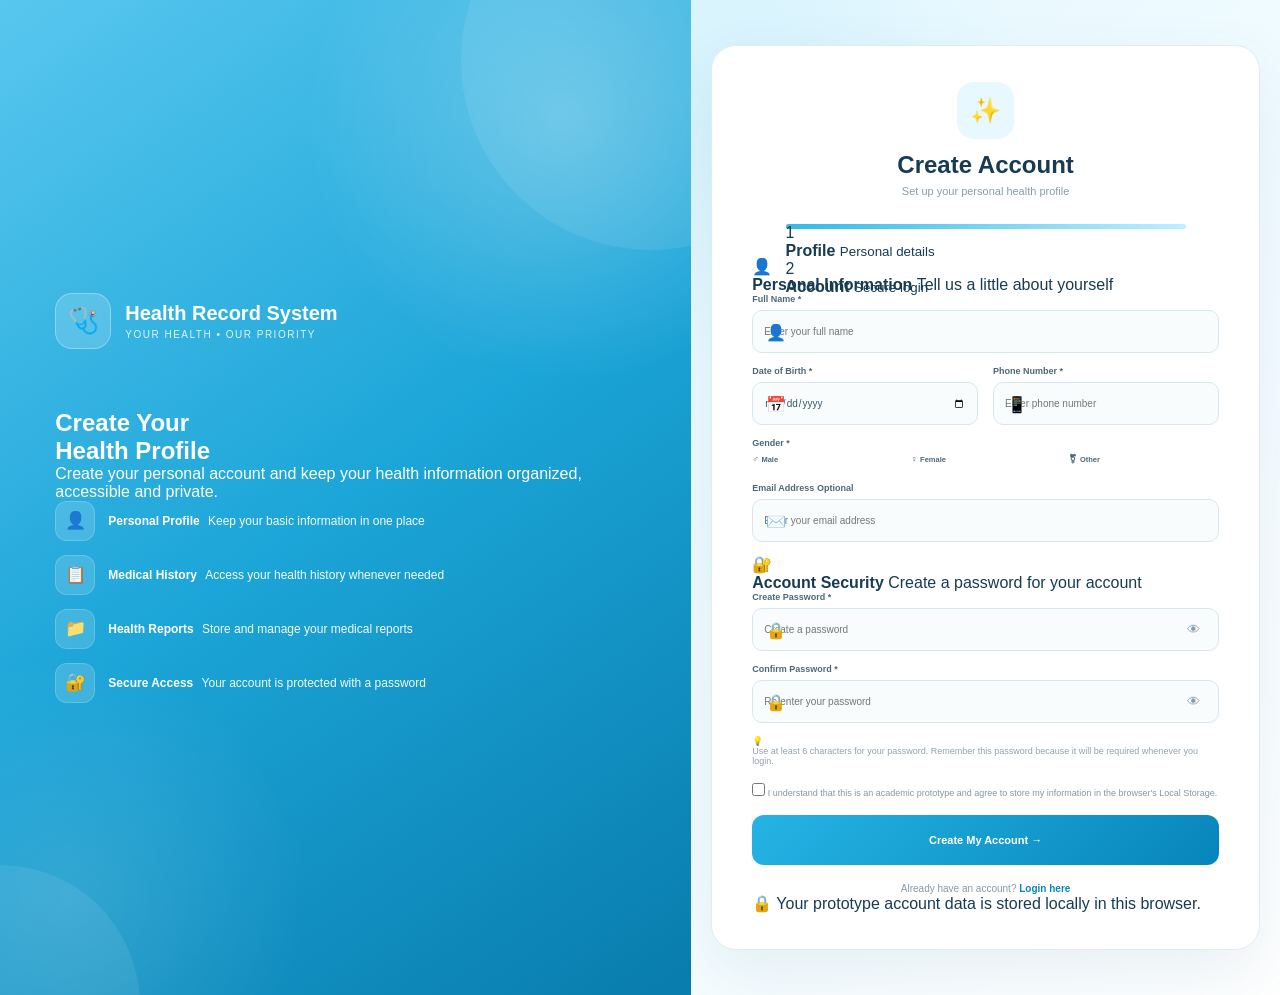
<file: signup.html>
<!DOCTYPE html>
<html lang="en">

<head>

    <meta charset="UTF-8">

    <meta
        name="viewport"
        content="width=device-width, initial-scale=1.0"
    >

    <title>Health Record System | Create Account</title>

    <link
        rel="stylesheet"
        href="css/style.css"
    >

</head>


<body class="auth-body">


<div class="auth-page">


    <!-- =====================================================
         LEFT SIDE
         ===================================================== -->

    <section class="auth-hero">


        <div class="brand-row">

            <div class="brand-icon">
                🩺
            </div>

            <div>

                <div class="brand-title">
                    Health Record System
                </div>

                <div class="brand-subtitle">
                    YOUR HEALTH • OUR PRIORITY
                </div>

            </div>

        </div>


        <h1>
            Create Your
            <br>
            Health Profile
        </h1>


        <p>
            Create your personal account and keep your
            health information organized, accessible
            and private.
        </p>


        <div class="feature-list">


            <div class="feature-item">

                <div class="feature-icon">
                    👤
                </div>

                <div>

                    <strong>
                        Personal Profile
                    </strong>

                    <span>
                        Keep your basic information in one place
                    </span>

                </div>

            </div>


            <div class="feature-item">

                <div class="feature-icon">
                    📋
                </div>

                <div>

                    <strong>
                        Medical History
                    </strong>

                    <span>
                        Access your health history whenever needed
                    </span>

                </div>

            </div>


            <div class="feature-item">

                <div class="feature-icon">
                    📁
                </div>

                <div>

                    <strong>
                        Health Reports
                    </strong>

                    <span>
                        Store and manage your medical reports
                    </span>

                </div>

            </div>


            <div class="feature-item">

                <div class="feature-icon">
                    🔐
                </div>

                <div>

                    <strong>
                        Secure Access
                    </strong>

                    <span>
                        Your account is protected with a password
                    </span>

                </div>

            </div>


        </div>


    </section>



    <!-- =====================================================
         RIGHT SIDE
         ===================================================== -->

    <section class="auth-container signup-container">


        <div class="auth-card signup-card">


            <!-- HEADER -->

            <div class="signup-header">

                <div class="signup-icon">
                    ✨
                </div>

                <div>

                    <h2>
                        Create Account
                    </h2>

                    <p class="subtitle">
                        Set up your personal health profile
                    </p>

                </div>

            </div>



            <!-- MESSAGE -->

            <div
                id="authMessage"
                class="auth-message"
            ></div>



            <!-- PROGRESS -->

            <div class="signup-progress">


                <div class="progress-step active">

                    <span>
                        1
                    </span>

                    <div>

                        <strong>
                            Profile
                        </strong>

                        <small>
                            Personal details
                        </small>

                    </div>

                </div>


                <div class="progress-line"></div>


                <div class="progress-step">

                    <span>
                        2
                    </span>

                    <div>

                        <strong>
                            Account
                        </strong>

                        <small>
                            Secure login
                        </small>

                    </div>

                </div>


            </div>



            <!-- =================================================
                 PERSONAL INFORMATION
                 ================================================= -->

            <div class="form-section-title">

                <div class="section-title-icon">
                    👤
                </div>

                <div>

                    <strong>
                        Personal Information
                    </strong>

                    <span>
                        Tell us a little about yourself
                    </span>

                </div>

            </div>



            <!-- SIGNUP FORM -->

            <form id="signupForm">


                <!-- FULL NAME -->

                <div class="form-group">

                    <label for="signupName">

                        Full Name

                        <span class="required">
                            *
                        </span>

                    </label>


                    <div class="input-wrap">

                        <span class="input-icon">
                            👤
                        </span>

                        <input
                            type="text"
                            id="signupName"
                            placeholder="Enter your full name"
                            autocomplete="name"
                            required
                        >

                    </div>

                </div>



                <!-- DOB + PHONE -->

                <div class="signup-grid-2">


                    <div class="form-group">

                        <label for="signupDOB">

                            Date of Birth

                            <span class="required">
                                *
                            </span>

                        </label>


                        <div class="input-wrap">

                            <span class="input-icon">
                                📅
                            </span>

                            <input
                                type="date"
                                id="signupDOB"
                                required
                            >

                        </div>

                    </div>



                    <div class="form-group">

                        <label for="signupPhone">

                            Phone Number

                            <span class="required">
                                *
                            </span>

                        </label>


                        <div class="input-wrap">

                            <span class="input-icon">
                                📱
                            </span>

                            <input
                                type="tel"
                                id="signupPhone"
                                placeholder="Enter phone number"
                                autocomplete="tel"
                                required
                            >

                        </div>

                    </div>


                </div>



                <!-- GENDER -->

                <div class="form-group">

                    <label>

                        Gender

                        <span class="required">
                            *
                        </span>

                    </label>


                    <div class="signup-gender-options">


                        <label class="gender-option">

                            <input
                                type="radio"
                                name="gender"
                                value="Male"
                                required
                            >

                            <span>

                                <b>♂</b>

                                <small>
                                    Male
                                </small>

                            </span>

                        </label>



                        <label class="gender-option">

                            <input
                                type="radio"
                                name="gender"
                                value="Female"
                            >

                            <span>

                                <b>♀</b>

                                <small>
                                    Female
                                </small>

                            </span>

                        </label>



                        <label class="gender-option">

                            <input
                                type="radio"
                                name="gender"
                                value="Other"
                            >

                            <span>

                                <b>⚧</b>

                                <small>
                                    Other
                                </small>

                            </span>

                        </label>


                    </div>

                </div>



                <!-- EMAIL -->

                <div class="form-group">

                    <label for="signupEmail">

                        Email Address

                        <span class="optional">
                            Optional
                        </span>

                    </label>


                    <div class="input-wrap">

                        <span class="input-icon">
                            ✉️
                        </span>

                        <input
                            type="email"
                            id="signupEmail"
                            placeholder="Enter your email address"
                            autocomplete="email"
                        >

                    </div>

                </div>



                <div class="form-divider"></div>



                <!-- =================================================
                     SECURITY
                     ================================================= -->

                <div class="form-section-title">

                    <div class="section-title-icon security-icon">
                        🔐
                    </div>

                    <div>

                        <strong>
                            Account Security
                        </strong>

                        <span>
                            Create a password for your account
                        </span>

                    </div>

                </div>



                <!-- PASSWORD -->

                <div class="form-group">

                    <label for="signupPassword">

                        Create Password

                        <span class="required">
                            *
                        </span>

                    </label>


                    <div class="input-wrap password-wrap">

                        <span class="input-icon">
                            🔒
                        </span>

                        <input
                            type="password"
                            id="signupPassword"
                            placeholder="Create a password"
                            autocomplete="new-password"
                            required
                        >


                        <button
                            type="button"
                            class="password-toggle"
                            onclick="togglePassword('signupPassword', this)"
                        >
                            👁
                        </button>

                    </div>

                </div>



                <!-- CONFIRM PASSWORD -->

                <div class="form-group">

                    <label for="signupConfirmPassword">

                        Confirm Password

                        <span class="required">
                            *
                        </span>

                    </label>


                    <div class="input-wrap password-wrap">

                        <span class="input-icon">
                            🔒
                        </span>

                        <input
                            type="password"
                            id="signupConfirmPassword"
                            placeholder="Re-enter your password"
                            autocomplete="new-password"
                            required
                        >


                        <button
                            type="button"
                            class="password-toggle"
                            onclick="togglePassword('signupConfirmPassword', this)"
                        >
                            👁
                        </button>

                    </div>

                </div>



                <!-- PASSWORD INFO -->

                <div class="password-info">

                    <span>
                        💡
                    </span>

                    <p>
                        Use at least 6 characters for your
                        password. Remember this password because
                        it will be required whenever you login.
                    </p>

                </div>



                <!-- TERMS -->

                <div class="signup-terms">

                    <label>

                        <input
                            type="checkbox"
                            id="termsCheck"
                            required
                        >

                        <span>
                            I understand that this is an
                            academic prototype and agree to
                            store my information in the browser's
                            Local Storage.
                        </span>

                    </label>

                </div>



                <!-- CREATE -->

                <button
                    type="submit"
                    class="btn signup-submit"
                >

                    <span>
                        Create My Account
                    </span>

                    <span class="create-arrow">
                        →
                    </span>

                </button>


            </form>



            <!-- LOGIN LINK -->

            <div class="signup-login">

                <span>
                    Already have an account?
                </span>

                <a href="index.html">
                    Login here
                </a>

            </div>



            <!-- PRIVACY -->

            <div class="signup-privacy">

                🔒

                <span>
                    Your prototype account data is stored
                    locally in this browser.
                </span>

            </div>


        </div>

    </section>


</div>



<script src="js/auth.js"></script>

</body>

</html>
</file>
<file: css/style.css>
/* =========================================================
   HEALTH RECORD SYSTEM
   COMPLETE STYLE.CSS
   SKY BLUE / WHITE / DARK BLUE HEALTHCARE UI
   ========================================================= */


/* =========================================================
   RESET
   ========================================================= */

* {
    margin: 0;
    padding: 0;
    box-sizing: border-box;
}

html {
    scroll-behavior: smooth;
}

body {
    font-family: "Segoe UI", Arial, sans-serif;
    color: #173b53;
    background: #f4f9fc;
}

button,
input,
select,
textarea {
    font-family: inherit;
}

button {
    cursor: pointer;
}

a {
    text-decoration: none;
    color: inherit;
}


/* =========================================================
   LOGIN PAGE
   ========================================================= */

.auth-body {
    min-height: 100vh;
    background:
        radial-gradient(circle at 15% 15%, rgba(255,255,255,.9), transparent 25%),
        linear-gradient(135deg, #dff6ff, #ffffff);
}

.auth-page {
    min-height: 100vh;
    display: grid;
    grid-template-columns: 1.08fr .92fr;
}


/* =========================================================
   LOGIN LEFT SIDE
   ========================================================= */

.auth-hero {
    position: relative;
    overflow: hidden;

    min-height: 100vh;
    padding: 70px 8%;

    display: flex;
    flex-direction: column;
    justify-content: center;

    color: white;

    background:
        radial-gradient(circle at 82% 12%, rgba(255,255,255,.25), transparent 25%),
        radial-gradient(circle at 10% 90%, rgba(255,255,255,.12), transparent 22%),
        linear-gradient(145deg, #58c7ef, #1ca5d8 50%, #087cac);
}

.auth-hero::before {
    content: "";
    position: absolute;

    width: 380px;
    height: 380px;

    right: -150px;
    top: -130px;

    border-radius: 50%;

    background: rgba(255,255,255,.08);
}

.auth-hero::after {
    content: "";

    position: absolute;

    width: 280px;
    height: 280px;

    left: -140px;
    bottom: -150px;

    border-radius: 50%;

    background: rgba(255,255,255,.08);
}

.brand-row {
    position: relative;
    z-index: 2;

    display: flex;
    align-items: center;
    gap: 14px;

    margin-bottom: 60px;
}

.brand-icon {
    width: 56px;
    height: 56px;

    display: flex;
    align-items: center;
    justify-content: center;

    border-radius: 17px;

    background: rgba(255,255,255,.17);
    border: 1px solid rgba(255,255,255,.3);

    font-size: 25px;

    backdrop-filter: blur(8px);
}

.brand-title {
    font-size: 20px;
    font-weight: 800;
}

.brand-subtitle {
    margin-top: 4px;

    font-size: 10px;
    letter-spacing: 1.5px;

    opacity: .85;
}

.auth-hero-content {
    position: relative;
    z-index: 2;

    max-width: 690px;
}

.auth-hero-content h1 {
    color: white;

    font-size: clamp(42px, 5vw, 70px);
    line-height: 1.03;

    letter-spacing: -3px;
}

.auth-hero-content > p {
    max-width: 600px;

    margin: 24px 0 35px;

    color: rgba(255,255,255,.9);

    font-size: 15px;
    line-height: 1.7;
}

.feature-list {
    display: grid;
    gap: 14px;
}

.feature-item {
    display: flex;
    align-items: center;
    gap: 13px;

    color: rgba(255,255,255,.95);

    font-size: 12px;
}

.feature-icon {
    width: 40px;
    height: 40px;

    display: flex;
    align-items: center;
    justify-content: center;

    border-radius: 12px;

    background: rgba(255,255,255,.15);
    border: 1px solid rgba(255,255,255,.18);

    font-size: 17px;
}

.feature-item strong {
    color: white;
    font-weight: 800;
    margin-right: 5px;
}


/* =========================================================
   LOGIN RIGHT SIDE
   ========================================================= */

.auth-container {
    min-height: 100vh;

    display: flex;
    align-items: center;
    justify-content: center;

    padding: 45px 7%;

    background:
        radial-gradient(circle at 90% 10%, rgba(85,195,237,.12), transparent 25%),
        #f9fcfe;
}

.auth-card {
    width: min(500px, 100%);

    padding: 42px;

    background: white;

    border: 1px solid #e1edf3;
    border-radius: 27px;

    box-shadow:
        0 25px 70px rgba(41,106,135,.11);
}

.login-header {
    margin-bottom: 26px;
}

.login-header h2 {
    color: #143a55;

    font-size: 31px;
    letter-spacing: -1px;
}

.login-header p {
    margin-top: 8px;

    color: #8299a8;

    font-size: 12px;
}


/* =========================================================
   ROLE SWITCH
   ========================================================= */

.role-section {
    margin-bottom: 22px;
}

.role-section > label {
    display: block;

    margin-bottom: 8px;

    color: #476276;

    font-size: 10px;
    font-weight: 800;
}

.role-switch {
    display: grid;
    grid-template-columns: 1fr 1fr;

    padding: 4px;

    border-radius: 13px;

    background: #edf4f8;
}

.role-btn {
    min-height: 43px;

    border: 0;
    border-radius: 10px;

    background: transparent;

    color: #78909e;

    font-size: 11px;
    font-weight: 700;
}

.role-btn.active {
    background: white;

    color: #0787bd;

    box-shadow: 0 4px 13px rgba(44,111,143,.1);
}


/* =========================================================
   LOGIN INPUTS
   ========================================================= */

.auth-form-group {
    margin-bottom: 17px;
}

.auth-form-group label {
    display: block;

    margin-bottom: 7px;

    color: #486273;

    font-size: 10px;
    font-weight: 800;
}

.input-wrap {
    position: relative;
}

.input-wrap input {
    width: 100%;
    height: 50px;

    padding: 0 15px 0 42px;

    border: 1px solid #d8e7ee;
    border-radius: 12px;

    outline: none;

    background: #f8fbfd;

    color: #294d63;

    font-size: 12px;
}

.input-wrap input:focus {
    background: white;

    border-color: #56bfe7;

    box-shadow: 0 0 0 4px rgba(86,191,231,.1);
}

.input-icon {
    position: absolute;

    left: 14px;
    top: 50%;

    transform: translateY(-50%);

    color: #72a6bc;
}

.password-wrap {
    position: relative;
}

.password-wrap input {
    padding-right: 48px;
}

.password-toggle {
    position: absolute;

    right: 9px;
    top: 50%;

    transform: translateY(-50%);

    width: 34px;
    height: 34px;

    border: 0;
    border-radius: 9px;

    background: transparent;

    color: #7f99a7;
}


/* =========================================================
   LOGIN BUTTON
   ========================================================= */

.auth-submit {
    width: 100%;
    height: 51px;

    border: 0;
    border-radius: 12px;

    background:
        linear-gradient(135deg, #25b4e5, #0785ba);

    color: white;

    font-size: 12px;
    font-weight: 800;

    box-shadow: 0 10px 24px rgba(8,133,186,.18);

    transition: .2s ease;
}

.auth-submit:hover {
    transform: translateY(-2px);
}


/* =========================================================
   LOGIN FOOTER
   ========================================================= */

.auth-divider {
    display: flex;
    align-items: center;
    gap: 12px;

    margin: 25px 0;

    color: #a3b1b9;

    font-size: 9px;
}

.auth-divider::before,
.auth-divider::after {
    content: "";

    flex: 1;

    height: 1px;

    background: #e4edf2;
}

.auth-footer {
    text-align: center;

    color: #8a9ca7;

    font-size: 10px;
}

.auth-footer a {
    color: #0787bb;
    font-weight: 800;
}

.privacy-note {
    margin-top: 23px;

    text-align: center;

    color: #9babb4;

    font-size: 9px;
}


/* =========================================================
   SIGNUP
   ========================================================= */

.signup-container {
    min-height: 100vh;

    display: flex;
    justify-content: center;

    padding: 45px 20px;

    background:
        radial-gradient(circle at 10% 10%, rgba(92,201,239,.13), transparent 27%),
        linear-gradient(135deg, #e5f8ff, #ffffff);
}

.signup-card {
    width: min(850px, 100%);

    background: white;

    border: 1px solid #deedf3;
    border-radius: 25px;

    padding: 36px 40px;

    box-shadow: 0 25px 65px rgba(41,105,135,.09);
}

.signup-header {
    text-align: center;

    margin-bottom: 27px;
}

.signup-icon {
    width: 57px;
    height: 57px;

    margin: 0 auto 12px;

    display: flex;
    align-items: center;
    justify-content: center;

    border-radius: 17px;

    background: #e7f8fe;

    color: #078bc9;

    font-size: 25px;
}

.signup-header h1 {
    color: #173d55;

    font-size: 28px;
}

.signup-header p {
    margin-top: 6px;

    color: #8a9da8;

    font-size: 11px;
}

.signup-progress {
    height: 5px;

    margin: 0 auto 28px;

    max-width: 400px;

    border-radius: 10px;

    background: linear-gradient(90deg, #35b9e7, #bdefff);
}

.signup-grid-2 {
    display: grid;
    grid-template-columns: 1fr 1fr;

    gap: 15px;
}

.signup-form-group {
    margin-bottom: 14px;
}

.signup-form-group.full {
    grid-column: 1 / -1;
}

.signup-form-group label {
    display: block;

    margin-bottom: 7px;

    color: #4c6777;

    font-size: 10px;
    font-weight: 800;
}

.signup-form-group input,
.signup-form-group select {
    width: 100%;
    height: 46px;

    padding: 0 13px;

    border: 1px solid #dbe8ee;
    border-radius: 11px;

    outline: none;

    background: #f9fcfd;

    color: #34576b;

    font-size: 11px;
}

.signup-form-group input:focus,
.signup-form-group select:focus {
    background: white;

    border-color: #56bfe7;

    box-shadow: 0 0 0 4px rgba(86,191,231,.09);
}

.signup-gender-options {
    display: grid;
    grid-template-columns: repeat(3, 1fr);

    gap: 9px;
}

.gender-option {
    position: relative;
}

.gender-option input {
    position: absolute;
    opacity: 0;
}

.gender-option label {
    height: 45px;

    display: flex;
    align-items: center;
    justify-content: center;

    border: 1px solid #dbe8ee;
    border-radius: 11px;

    background: #f9fcfd;

    color: #78909d;

    font-size: 10px;
    font-weight: 700;
}

.gender-option input:checked + label {
    background: #eaf8fe;

    border-color: #62c4e8;

    color: #0785b9;
}

.password-info {
    margin-top: 7px;

    color: #91a2ac;

    font-size: 9px;
}

.signup-terms {
    display: flex;

    gap: 8px;

    margin: 17px 0;

    color: #8497a2;

    font-size: 9px;
}

.signup-submit {
    width: 100%;
    height: 50px;

    border: 0;
    border-radius: 12px;

    background: linear-gradient(135deg, #25b4e5, #0785ba);

    color: white;

    font-size: 11px;
    font-weight: 800;
}

.signup-login {
    margin-top: 18px;

    text-align: center;

    color: #8799a3;

    font-size: 10px;
}

.signup-login a {
    color: #0785b7;

    font-weight: 800;
}


/* =========================================================
   DASHBOARD BODY
   ========================================================= */

.dashboard-body {
    min-height: 100vh;

    background:
        linear-gradient(135deg, #f6fbfe, #edf7fc);
}


/* =========================================================
   SIDEBAR
   ========================================================= */

.sidebar {
    position: fixed;

    left: 0;
    top: 0;
    bottom: 0;

    width: 263px;

    padding: 26px 16px;

    background:
        linear-gradient(
            180deg,
            #e8f8ff 0%,
            #dff3fc 100%
        );

    border-right: 1px solid #d2eaf4;

    display: flex;
    flex-direction: column;

    z-index: 50;
}


/* Sidebar logo */

.sidebar-brand {
    display: flex;
    align-items: center;
    gap: 13px;

    padding: 0 10px 25px;

    border-bottom: 1px solid #cde5ef;
}

.sidebar-brand-icon {
    width: 48px;
    height: 48px;

    display: flex;
    align-items: center;
    justify-content: center;

    border-radius: 14px;

    background: white;

    color: #0788bd;

    box-shadow: 0 7px 18px rgba(35,125,160,.09);
}

.sidebar-brand h2 {
    color: #143e58;

    font-size: 17px;
}

.sidebar-brand p {
    margin-top: 3px;

    color: #7b9cac;

    font-size: 9px;
}


/* Sidebar user */

.sidebar-user {
    display: flex;
    align-items: center;
    gap: 10px;

    padding: 20px 10px;
}

.sidebar-avatar {
    width: 46px;
    height: 46px;

    display: flex;
    align-items: center;
    justify-content: center;

    border-radius: 50%;

    background: white;

    border: 2px solid #bce7f7;

    color: #0785b6;

    font-weight: 800;

    font-size: 12px;
}

.sidebar-user strong {
    display: block;

    color: #244d64;

    font-size: 11px;
}

.sidebar-user span {
    display: block;

    margin-top: 3px;

    color: #8ba5b3;

    font-size: 9px;
}


/* Sidebar navigation */

.sidebar-nav {
    display: flex;
    flex-direction: column;

    gap: 5px;

    flex: 1;
}

.nav-item {
    width: 100%;

    display: flex;
    align-items: center;
    gap: 13px;

    padding: 12px 14px;

    border: 0;
    border-radius: 12px;

    background: transparent;

    color: #5d7d8e;

    font-size: 11px;
    font-weight: 700;

    text-align: left;

    transition: .2s ease;
}

.nav-item:hover {
    background: rgba(255,255,255,.72);

    color: #087eac;
}

.nav-item.active {
    background: white;

    color: #0785b8;

    box-shadow: 0 7px 20px rgba(42,122,156,.08);
}

.nav-item .nav-icon {
    width: 22px;

    font-size: 16px;

    text-align: center;
}


/* Sidebar bottom */

.sidebar-bottom {
    margin-top: auto;
}

.sidebar-bottom .nav-item {
    margin-bottom: 14px;
}

.sidebar-privacy {
    padding: 14px;

    border-radius: 14px;

    background: rgba(255,255,255,.72);

    border: 1px solid rgba(190,222,234,.75);

    color: #7894a3;

    font-size: 9px;

    line-height: 1.5;
}

.sidebar-privacy strong {
    color: #2b607a;

    font-size: 10px;
}


/* =========================================================
   MAIN DASHBOARD AREA
   ========================================================= */

.dashboard-main {
    margin-left: 263px;

    min-height: 100vh;
}


/* =========================================================
   DASHBOARD HEADER
   ========================================================= */

.dashboard-header {
    min-height: 80px;

    padding: 18px 32px;

    display: flex;
    align-items: center;
    justify-content: space-between;

    background: rgba(255,255,255,.9);

    border-bottom: 1px solid #e0edf3;

    position: sticky;
    top: 0;

    z-index: 20;
}

.dashboard-header h1 {
    color: #163e57;

    font-size: 21px;
}

.dashboard-header p {
    margin-top: 4px;

    color: #8ba2af;

    font-size: 10px;
}

.header-user {
    display: flex;
    align-items: center;
    gap: 12px;
}

.header-user-text {
    text-align: right;
}

.header-user-text strong {
    display: block;

    color: #234b63;

    font-size: 10px;
}

.header-user-text span {
    display: block;

    margin-top: 3px;

    color: #8ca3af;

    font-size: 8px;
}

.header-avatar {
    width: 44px;
    height: 44px;

    display: flex;
    align-items: center;
    justify-content: center;

    border-radius: 50%;

    background: #e3f6fd;

    border: 1px solid #c4eaf6;

    color: #0786b7;

    font-weight: 800;

    font-size: 11px;
}


/* =========================================================
   DASHBOARD CONTENT
   ========================================================= */

.dashboard-content {
    padding: 28px 31px 50px;
}

.dashboard-section {
    display: none;
}

.dashboard-section.active {
    display: block;
}


/* =========================================================
   STATS
   ========================================================= */

.stats-grid {
    display: grid;

    grid-template-columns: repeat(4, 1fr);

    gap: 15px;

    margin-bottom: 28px;
}

.stat-card {
    min-height: 142px;

    padding: 20px;

    background: white;

    border: 1px solid #dcecf3;

    border-radius: 18px;

    box-shadow: 0 7px 22px rgba(42,108,136,.05);

    transition: .2s ease;
}

.stat-card:hover {
    transform: translateY(-3px);

    box-shadow: 0 12px 28px rgba(42,108,136,.08);
}

.stat-icon {
    width: 43px;
    height: 43px;

    display: flex;
    align-items: center;
    justify-content: center;

    border-radius: 13px;

    background: #e7f8fe;

    font-size: 18px;
}

.stat-card h3 {
    margin-top: 18px;

    color: #143e57;

    font-size: 25px;
}

.stat-card p {
    margin-top: 4px;

    color: #8aa0ad;

    font-size: 10px;
}


/* =========================================================
   QUICK ACTIONS
   ========================================================= */

.quick-actions {
    margin-bottom: 26px;
}

.section-heading {
    margin-bottom: 13px;
}

.section-heading h2 {
    color: #183f57;

    font-size: 16px;
}

.section-heading p {
    margin-top: 4px;

    color: #8ba0ad;

    font-size: 9px;
}


/* IMPORTANT:
   TWO DARK PREMIUM ACTION CARDS
*/

.quick-actions-grid {
    display: grid;

    grid-template-columns: 1fr 1fr;

    gap: 15px;
}


/* Both cards */

.action-card {
    position: relative;

    min-height: 108px;

    padding: 22px;

    display: flex;
    align-items: center;

    gap: 17px;

    border-radius: 18px;

    border: 1px solid #0c5276;

    background:
        linear-gradient(
            135deg,
            #146b92 0%,
            #0a4a6d 100%
        );

    color: white;

    box-shadow:
        0 12px 28px rgba(10,73,105,.17);

    overflow: hidden;

    transition: .25s ease;

    cursor: pointer;
}


/* Decorative circle */

.action-card::after {
    content: "";

    position: absolute;

    width: 130px;
    height: 130px;

    right: -50px;
    top: -60px;

    border-radius: 50%;

    background: rgba(255,255,255,.07);
}

.action-card:hover {
    transform: translateY(-4px);

    box-shadow:
        0 18px 35px rgba(10,73,105,.25);
}


/* Action icon */

.action-icon {
    position: relative;
    z-index: 2;

    width: 51px;
    height: 51px;

    flex-shrink: 0;

    display: flex;
    align-items: center;
    justify-content: center;

    border-radius: 15px;

    background: rgba(255,255,255,.15);

    color: white;

    font-size: 22px;

    border: 1px solid rgba(255,255,255,.12);
}


/* Action content */

.action-content {
    position: relative;
    z-index: 2;

    flex: 1;
}

.action-content h3 {
    color: white;

    font-size: 13px;

    margin-bottom: 5px;
}

.action-content p {
    color: rgba(255,255,255,.75);

    font-size: 9px;

    line-height: 1.5;
}

.action-arrow {
    position: relative;
    z-index: 2;

    color: white;

    font-size: 17px;

    margin-left: auto;
}


/* =========================================================
   RECENT RECORDS
   ========================================================= */

.dashboard-two-column {
    display: grid;

    grid-template-columns: 1fr;

    gap: 18px;
}

.dashboard-panel {
    background: white;

    border: 1px solid #dcecf3;

    border-radius: 19px;

    padding: 22px;

    box-shadow: 0 7px 22px rgba(42,108,136,.045);
}

.panel-header {
    display: flex;
    align-items: center;
    justify-content: space-between;

    margin-bottom: 17px;
}

.panel-header h2 {
    color: #173f57;

    font-size: 15px;
}

.panel-header span {
    color: #8da3af;

    font-size: 8px;
}


/* =========================================================
   BEAUTIFUL EMPTY MEDICAL RECORD STATE
   ========================================================= */

.empty-state {
    min-height: 260px;

    padding: 35px 25px;

    display: flex;
    flex-direction: column;
    align-items: center;
    justify-content: center;

    text-align: center;

    border-radius: 17px;

    border: 1px dashed #b9dce9;

    background:
        radial-gradient(
            circle at 50% 0%,
            #edfaff,
            transparent 48%
        ),
        linear-gradient(
            180deg,
            #fafdff,
            #f5fbfe
        );
}


/* Empty icon */

.empty-state-icon {
    width: 65px;
    height: 65px;

    margin-bottom: 17px;

    display: flex;
    align-items: center;
    justify-content: center;

    border-radius: 20px;

    background: #e4f7fd;

    color: #0787b9;

    font-size: 28px;

    box-shadow:
        0 8px 22px rgba(51,157,194,.10);
}

.empty-state h3 {
    color: #214b64;

    font-size: 14px;

    margin-bottom: 7px;
}

.empty-state p {
    max-width: 360px;

    color: #8ba3af;

    font-size: 9px;

    line-height: 1.6;

    margin-bottom: 17px;
}


/* Empty state button */

.empty-state button,
.empty-state .btn-primary {
    min-height: 38px;

    padding: 0 18px;

    border: 0;

    border-radius: 10px;

    background:
        linear-gradient(
            135deg,
            #20b3e5,
            #087fb1
        );

    color: white;

    font-size: 10px;
    font-weight: 800;

    box-shadow:
        0 8px 18px rgba(8,127,177,.18);

    transition: .2s ease;
}

.empty-state button:hover,
.empty-state .btn-primary:hover {
    transform: translateY(-2px);
}


/* =========================================================
   RECORD CARDS
   ========================================================= */

.medical-record-card {
    padding: 17px;

    margin-bottom: 11px;

    border: 1px solid #dcecf3;

    border-radius: 14px;

    background: white;

    transition: .2s ease;
}

.medical-record-card:hover {
    border-color: #b9ddea;

    box-shadow: 0 8px 20px rgba(44,115,145,.07);
}

.record-card-header {
    display: flex;
    align-items: center;
    justify-content: space-between;
}

.record-card-title {
    color: #1c4962;

    font-size: 12px;
    font-weight: 800;
}

.record-card-date {
    color: #8ca2ae;

    font-size: 9px;
}

.record-card-body {
    margin-top: 10px;

    color: #6f8794;

    font-size: 10px;

    line-height: 1.6;
}


/* =========================================================
   ADD RECORD PAGE
   ========================================================= */

.record-type-grid {
    display: grid;

    grid-template-columns: repeat(5, 1fr);

    gap: 13px;
}

.record-type-card {
    min-height: 120px;

    padding: 17px;

    border: 1px solid #dcecf3;

    border-radius: 16px;

    background: white;

    text-align: center;

    transition: .2s ease;
}

.record-type-card:hover {
    transform: translateY(-3px);

    border-color: #72c8e7;

    box-shadow: 0 10px 25px rgba(44,119,150,.08);
}

.record-type-icon {
    width: 43px;
    height: 43px;

    margin: 0 auto 10px;

    display: flex;
    align-items: center;
    justify-content: center;

    border-radius: 13px;

    background: #e9f8fd;

    color: #0787b8;

    font-size: 19px;
}

.record-type-card h3 {
    color: #244c63;

    font-size: 10px;
}

.record-type-card p {
    margin-top: 4px;

    color: #93a6b0;

    font-size: 8px;
}


/* =========================================================
   REPORT CARDS
   ========================================================= */

.reports-grid {
    display: grid;

    grid-template-columns: repeat(2, 1fr);

    gap: 15px;
}

.report-card {
    padding: 18px;

    background: white;

    border: 1px solid #dcecf3;

    border-radius: 15px;
}

.report-card h3 {
    color: #244d64;

    font-size: 12px;
}

.report-card p {
    margin-top: 5px;

    color: #8ba1ad;

    font-size: 9px;
}


/* =========================================================
   PRESCRIPTION CARDS
   ========================================================= */

.prescriptions-grid {
    display: grid;

    grid-template-columns: repeat(2, 1fr);

    gap: 15px;
}

.prescription-card {
    padding: 18px;

    background: white;

    border: 1px solid #dcecf3;

    border-radius: 15px;
}

.prescription-card h3 {
    color: #244d64;

    font-size: 12px;
}

.prescription-card p {
    margin-top: 5px;

    color: #8ba1ad;

    font-size: 9px;
}


/* =========================================================
   PROFILE PAGE
   ========================================================= */

.profile-container {
    max-width: 900px;
}

.profile-hero {
    padding: 25px;

    display: flex;
    align-items: center;
    gap: 17px;

    background:
        linear-gradient(
            135deg,
            #e2f7fe,
            #f8fdff
        );

    border: 1px solid #d5ecf5;

    border-radius: 19px;

    margin-bottom: 18px;
}

.profile-avatar {
    width: 75px;
    height: 75px;

    display: flex;
    align-items: center;
    justify-content: center;

    border-radius: 22px;

    background: white;

    border: 2px solid #bde7f5;

    color: #0785b6;

    font-size: 20px;
    font-weight: 800;
}

.profile-hero h2 {
    color: #173f57;

    font-size: 20px;
}

.profile-hero p {
    margin-top: 5px;

    color: #839ca9;

    font-size: 10px;
}

.profile-details {
    display: grid;

    grid-template-columns: repeat(2, 1fr);

    gap: 14px;
}

.profile-detail-card {
    padding: 18px;

    background: white;

    border: 1px solid #dcecf3;

    border-radius: 15px;
}

.profile-detail-card span {
    display: block;

    color: #91a5af;

    font-size: 8px;

    margin-bottom: 6px;
}

.profile-detail-card strong {
    color: #244d64;

    font-size: 11px;
}


/* =========================================================
   MODALS
   ========================================================= */

.modal-overlay {
    position: fixed;

    inset: 0;

    z-index: 200;

    display: none;

    align-items: center;
    justify-content: center;

    padding: 20px;

    background: rgba(12,47,65,.45);

    backdrop-filter: blur(5px);
}

.modal-overlay.active {
    display: flex;
}

.modal-content {
    width: min(600px, 100%);

    max-height: 90vh;

    overflow-y: auto;

    padding: 27px;

    background: white;

    border-radius: 20px;

    box-shadow: 0 25px 70px rgba(15,65,88,.22);
}

.modal-header {
    display: flex;
    align-items: center;
    justify-content: space-between;

    margin-bottom: 20px;
}

.modal-header h2 {
    color: #173f57;

    font-size: 18px;
}

.modal-close {
    width: 35px;
    height: 35px;

    border: 0;
    border-radius: 10px;

    background: #edf6fa;

    color: #648393;

    font-size: 16px;
}


/* =========================================================
   FORM INSIDE MODAL
   ========================================================= */

.form-grid {
    display: grid;

    grid-template-columns: 1fr 1fr;

    gap: 14px;
}

.form-group {
    margin-bottom: 13px;
}

.form-group.full {
    grid-column: 1 / -1;
}

.form-group label {
    display: block;

    margin-bottom: 6px;

    color: #4c6878;

    font-size: 9px;
    font-weight: 800;
}

.form-group input,
.form-group select,
.form-group textarea {
    width: 100%;

    border: 1px solid #d8e7ee;

    border-radius: 10px;

    background: #f9fcfd;

    color: #34576b;

    outline: none;

    padding: 11px;

    font-size: 10px;
}

.form-group input,
.form-group select {
    height: 43px;
}

.form-group textarea {
    min-height: 90px;

    resize: vertical;
}

.form-group input:focus,
.form-group select:focus,
.form-group textarea:focus {
    background: white;

    border-color: #5bc0e6;

    box-shadow: 0 0 0 3px rgba(91,192,230,.09);
}

.modal-actions {
    display: flex;
    justify-content: flex-end;
    gap: 10px;

    margin-top: 15px;
}

.btn-primary,
.btn-secondary {
    min-height: 40px;

    padding: 0 17px;

    border-radius: 10px;

    font-size: 10px;
    font-weight: 800;
}

.btn-primary {
    border: 0;

    background:
        linear-gradient(
            135deg,
            #20b3e5,
            #087fb1
        );

    color: white;
}

.btn-secondary {
    border: 1px solid #d9e8ee;

    background: #f6fafc;

    color: #6d8795;
}


/* =========================================================
   TOAST
   ========================================================= */

#toast {
    position: fixed;

    right: 25px;
    bottom: 25px;

    z-index: 9999;

    padding: 13px 18px;

    border-radius: 12px;

    background: #153f57;

    color: white;

    font-size: 10px;

    box-shadow: 0 12px 30px rgba(12,55,76,.2);
}


/* =========================================================
   SCROLLBAR
   ========================================================= */

::-webkit-scrollbar {
    width: 8px;
}

::-webkit-scrollbar-track {
    background: #edf6fa;
}

::-webkit-scrollbar-thumb {
    background: #b6dce9;

    border-radius: 10px;
}

::-webkit-scrollbar-thumb:hover {
    background: #8bc7da;
}


/* =========================================================
   HOME OVERRIDES
   ========================================================= */

/* Personal information hidden from Home */

#overview .profile-summary {
    display: none !important;
}


/* Home recent records full width */

#overview .dashboard-two-column {
    grid-template-columns: 1fr !important;
}


/* =========================================================
   HOME QUICK ACTIONS — BOTH DARK
   ========================================================= */

#homeAddRecordBtn,
#homeAddReportBtn {
    position: relative;

    min-height: 108px;

    background:
        linear-gradient(
            135deg,
            #146b92 0%,
            #0a496b 100%
        ) !important;

    border: 1px solid #0a496b !important;

    color: white !important;

    box-shadow:
        0 12px 28px rgba(10,73,105,.18) !important;
}

#homeAddRecordBtn:hover,
#homeAddReportBtn:hover {
    background:
        linear-gradient(
            135deg,
            #0e5b80 0%,
            #073d5c 100%
        ) !important;

    transform: translateY(-4px);

    box-shadow:
        0 18px 35px rgba(10,73,105,.27) !important;
}


/* Icons inside dark cards */

#homeAddRecordBtn .action-icon,
#homeAddReportBtn .action-icon {
    background: rgba(255,255,255,.15) !important;

    color: white !important;

    border-color: rgba(255,255,255,.12) !important;
}

#homeAddRecordBtn h3,
#homeAddReportBtn h3 {
    color: white !important;
}

#homeAddRecordBtn p,
#homeAddReportBtn p {
    color: rgba(255,255,255,.75) !important;
}

#homeAddRecordBtn .action-arrow,
#homeAddReportBtn .action-arrow {
    color: white !important;
}


/* =========================================================
   EMPTY RECORD AREA — FINAL LOOK
   ========================================================= */

#recentRecords {
    min-height: 280px;

    display: flex;
    align-items: center;
    justify-content: center;

    border-radius: 17px;

    border: 1px dashed #b8dce9;

    background:
        radial-gradient(
            circle at 50% 0%,
            rgba(101,207,240,.12),
            transparent 42%
        ),
        #f9fdff;
}


/* When empty-state exists inside */

#recentRecords .empty-state {
    width: 100%;

    min-height: 270px;

    border: 0;

    background: transparent;
}


/* Empty icon */

#recentRecords .empty-state-icon {
    width: 68px;
    height: 68px;

    border-radius: 21px;

    background:
        linear-gradient(
            145deg,
            #e1f7fd,
            #d4f1fa
        );

    color: #0785b7;

    box-shadow:
        0 10px 24px rgba(35,145,181,.10);
}


/* Empty heading */

#recentRecords .empty-state h3 {
    color: #214c65;

    font-size: 15px;
}


/* Empty description */

#recentRecords .empty-state p {
    color: #8ca3af;

    max-width: 380px;
}


/* Add button */

#recentRecords .empty-state button {
    padding: 0 20px;

    background:
        linear-gradient(
            135deg,
            #25b5e5,
            #087eaf
        );

    box-shadow:
        0 8px 20px rgba(8,126,175,.18);
}


/* =========================================================
   RESPONSIVE DASHBOARD
   ========================================================= */

@media (max-width: 1100px) {

    .sidebar {
        width: 225px;
    }

    .dashboard-main {
        margin-left: 225px;
    }

    .stats-grid {
        grid-template-columns: repeat(2, 1fr);
    }

    .record-type-grid {
        grid-template-columns: repeat(3, 1fr);
    }
}


@media (max-width: 800px) {

    .sidebar {
        position: relative;

        width: 100%;

        min-height: auto;
    }

    .dashboard-main {
        margin-left: 0;
    }

    .dashboard-header {
        position: relative;
    }

    .sidebar-nav {
        display: grid;

        grid-template-columns: repeat(2, 1fr);
    }

    .sidebar-bottom {
        margin-top: 15px;
    }

    .quick-actions-grid {
        grid-template-columns: 1fr;
    }

    .stats-grid {
        grid-template-columns: 1fr 1fr;
    }
}


@media (max-width: 600px) {

    .dashboard-content {
        padding: 20px 15px 35px;
    }

    .dashboard-header {
        padding: 15px 18px;
    }

    .dashboard-header h1 {
        font-size: 18px;
    }

    .header-user-text {
        display: none;
    }

    .stats-grid {
        grid-template-columns: 1fr;
    }

    .record-type-grid {
        grid-template-columns: 1fr 1fr;
    }

    .reports-grid,
    .prescriptions-grid {
        grid-template-columns: 1fr;
    }

    .profile-details {
        grid-template-columns: 1fr;
    }

    .form-grid {
        grid-template-columns: 1fr;
    }

    .form-group.full {
        grid-column: auto;
    }

    .action-card {
        min-height: 100px;
    }
}


/* =========================================================
   LOGIN RESPONSIVE
   ========================================================= */

@media (max-width: 900px) {

    .auth-page {
        grid-template-columns: 1fr;
    }

    .auth-hero {
        min-height: auto;

        padding: 50px 8%;
    }

    .auth-container {
        min-height: auto;

        padding: 35px 20px;
    }
}


@media (max-width: 620px) {

    .auth-hero {
        padding: 38px 25px;
    }

    .auth-hero-content h1 {
        font-size: 40px;
    }

    .auth-card {
        padding: 27px 21px;
    }

    .signup-card {
        padding: 27px 20px;
    }

    .signup-grid-2 {
        grid-template-columns: 1fr;
    }

    .signup-form-group.full {
        grid-column: auto;
    }
}


@media (max-width: 430px) {

    .role-switch {
        grid-template-columns: 1fr;
    }

    .signup-gender-options {
        grid-template-columns: 1fr;
    }
}/* =========================================================
   HEALTH RECORD SYSTEM
   COMPLETE STYLE.CSS
   SKY BLUE / WHITE / DARK BLUE HEALTHCARE UI
   ========================================================= */


/* =========================================================
   RESET
   ========================================================= */

* {
    margin: 0;
    padding: 0;
    box-sizing: border-box;
}

html {
    scroll-behavior: smooth;
}

body {
    font-family: "Segoe UI", Arial, sans-serif;
    color: #173b53;
    background: #f4f9fc;
}

button,
input,
select,
textarea {
    font-family: inherit;
}

button {
    cursor: pointer;
}

a {
    text-decoration: none;
    color: inherit;
}


/* =========================================================
   LOGIN PAGE
   ========================================================= */

.auth-body {
    min-height: 100vh;
    background:
        radial-gradient(circle at 15% 15%, rgba(255,255,255,.9), transparent 25%),
        linear-gradient(135deg, #dff6ff, #ffffff);
}

.auth-page {
    min-height: 100vh;
    display: grid;
    grid-template-columns: 1.08fr .92fr;
}


/* =========================================================
   LOGIN LEFT SIDE
   ========================================================= */

.auth-hero {
    position: relative;
    overflow: hidden;

    min-height: 100vh;
    padding: 70px 8%;

    display: flex;
    flex-direction: column;
    justify-content: center;

    color: white;

    background:
        radial-gradient(circle at 82% 12%, rgba(255,255,255,.25), transparent 25%),
        radial-gradient(circle at 10% 90%, rgba(255,255,255,.12), transparent 22%),
        linear-gradient(145deg, #58c7ef, #1ca5d8 50%, #087cac);
}

.auth-hero::before {
    content: "";
    position: absolute;

    width: 380px;
    height: 380px;

    right: -150px;
    top: -130px;

    border-radius: 50%;

    background: rgba(255,255,255,.08);
}

.auth-hero::after {
    content: "";

    position: absolute;

    width: 280px;
    height: 280px;

    left: -140px;
    bottom: -150px;

    border-radius: 50%;

    background: rgba(255,255,255,.08);
}

.brand-row {
    position: relative;
    z-index: 2;

    display: flex;
    align-items: center;
    gap: 14px;

    margin-bottom: 60px;
}

.brand-icon {
    width: 56px;
    height: 56px;

    display: flex;
    align-items: center;
    justify-content: center;

    border-radius: 17px;

    background: rgba(255,255,255,.17);
    border: 1px solid rgba(255,255,255,.3);

    font-size: 25px;

    backdrop-filter: blur(8px);
}

.brand-title {
    font-size: 20px;
    font-weight: 800;
}

.brand-subtitle {
    margin-top: 4px;

    font-size: 10px;
    letter-spacing: 1.5px;

    opacity: .85;
}

.auth-hero-content {
    position: relative;
    z-index: 2;

    max-width: 690px;
}

.auth-hero-content h1 {
    color: white;

    font-size: clamp(42px, 5vw, 70px);
    line-height: 1.03;

    letter-spacing: -3px;
}

.auth-hero-content > p {
    max-width: 600px;

    margin: 24px 0 35px;

    color: rgba(255,255,255,.9);

    font-size: 15px;
    line-height: 1.7;
}

.feature-list {
    display: grid;
    gap: 14px;
}

.feature-item {
    display: flex;
    align-items: center;
    gap: 13px;

    color: rgba(255,255,255,.95);

    font-size: 12px;
}

.feature-icon {
    width: 40px;
    height: 40px;

    display: flex;
    align-items: center;
    justify-content: center;

    border-radius: 12px;

    background: rgba(255,255,255,.15);
    border: 1px solid rgba(255,255,255,.18);

    font-size: 17px;
}

.feature-item strong {
    color: white;
    font-weight: 800;
    margin-right: 5px;
}


/* =========================================================
   LOGIN RIGHT SIDE
   ========================================================= */

.auth-container {
    min-height: 100vh;

    display: flex;
    align-items: center;
    justify-content: center;

    padding: 45px 7%;

    background:
        radial-gradient(circle at 90% 10%, rgba(85,195,237,.12), transparent 25%),
        #f9fcfe;
}

.auth-card {
    width: min(500px, 100%);

    padding: 42px;

    background: white;

    border: 1px solid #e1edf3;
    border-radius: 27px;

    box-shadow:
        0 25px 70px rgba(41,106,135,.11);
}

.login-header {
    margin-bottom: 26px;
}

.login-header h2 {
    color: #143a55;

    font-size: 31px;
    letter-spacing: -1px;
}

.login-header p {
    margin-top: 8px;

    color: #8299a8;

    font-size: 12px;
}


/* =========================================================
   ROLE SWITCH
   ========================================================= */

.role-section {
    margin-bottom: 22px;
}

.role-section > label {
    display: block;

    margin-bottom: 8px;

    color: #476276;

    font-size: 10px;
    font-weight: 800;
}

.role-switch {
    display: grid;
    grid-template-columns: 1fr 1fr;

    padding: 4px;

    border-radius: 13px;

    background: #edf4f8;
}

.role-btn {
    min-height: 43px;

    border: 0;
    border-radius: 10px;

    background: transparent;

    color: #78909e;

    font-size: 11px;
    font-weight: 700;
}

.role-btn.active {
    background: white;

    color: #0787bd;

    box-shadow: 0 4px 13px rgba(44,111,143,.1);
}


/* =========================================================
   LOGIN INPUTS
   ========================================================= */

.auth-form-group {
    margin-bottom: 17px;
}

.auth-form-group label {
    display: block;

    margin-bottom: 7px;

    color: #486273;

    font-size: 10px;
    font-weight: 800;
}

.input-wrap {
    position: relative;
}

.input-wrap input {
    width: 100%;
    height: 50px;

    padding: 0 15px 0 42px;

    border: 1px solid #d8e7ee;
    border-radius: 12px;

    outline: none;

    background: #f8fbfd;

    color: #294d63;

    font-size: 12px;
}

.input-wrap input:focus {
    background: white;

    border-color: #56bfe7;

    box-shadow: 0 0 0 4px rgba(86,191,231,.1);
}

.input-icon {
    position: absolute;

    left: 14px;
    top: 50%;

    transform: translateY(-50%);

    color: #72a6bc;
}

.password-wrap {
    position: relative;
}

.password-wrap input {
    padding-right: 48px;
}

.password-toggle {
    position: absolute;

    right: 9px;
    top: 50%;

    transform: translateY(-50%);

    width: 34px;
    height: 34px;

    border: 0;
    border-radius: 9px;

    background: transparent;

    color: #7f99a7;
}


/* =========================================================
   LOGIN BUTTON
   ========================================================= */

.auth-submit {
    width: 100%;
    height: 51px;

    border: 0;
    border-radius: 12px;

    background:
        linear-gradient(135deg, #25b4e5, #0785ba);

    color: white;

    font-size: 12px;
    font-weight: 800;

    box-shadow: 0 10px 24px rgba(8,133,186,.18);

    transition: .2s ease;
}

.auth-submit:hover {
    transform: translateY(-2px);
}


/* =========================================================
   LOGIN FOOTER
   ========================================================= */

.auth-divider {
    display: flex;
    align-items: center;
    gap: 12px;

    margin: 25px 0;

    color: #a3b1b9;

    font-size: 9px;
}

.auth-divider::before,
.auth-divider::after {
    content: "";

    flex: 1;

    height: 1px;

    background: #e4edf2;
}

.auth-footer {
    text-align: center;

    color: #8a9ca7;

    font-size: 10px;
}

.auth-footer a {
    color: #0787bb;
    font-weight: 800;
}

.privacy-note {
    margin-top: 23px;

    text-align: center;

    color: #9babb4;

    font-size: 9px;
}


/* =========================================================
   SIGNUP
   ========================================================= */

.signup-container {
    min-height: 100vh;

    display: flex;
    justify-content: center;

    padding: 45px 20px;

    background:
        radial-gradient(circle at 10% 10%, rgba(92,201,239,.13), transparent 27%),
        linear-gradient(135deg, #e5f8ff, #ffffff);
}

.signup-card {
    width: min(850px, 100%);

    background: white;

    border: 1px solid #deedf3;
    border-radius: 25px;

    padding: 36px 40px;

    box-shadow: 0 25px 65px rgba(41,105,135,.09);
}

.signup-header {
    text-align: center;

    margin-bottom: 27px;
}

.signup-icon {
    width: 57px;
    height: 57px;

    margin: 0 auto 12px;

    display: flex;
    align-items: center;
    justify-content: center;

    border-radius: 17px;

    background: #e7f8fe;

    color: #078bc9;

    font-size: 25px;
}

.signup-header h1 {
    color: #173d55;

    font-size: 28px;
}

.signup-header p {
    margin-top: 6px;

    color: #8a9da8;

    font-size: 11px;
}

.signup-progress {
    height: 5px;

    margin: 0 auto 28px;

    max-width: 400px;

    border-radius: 10px;

    background: linear-gradient(90deg, #35b9e7, #bdefff);
}

.signup-grid-2 {
    display: grid;
    grid-template-columns: 1fr 1fr;

    gap: 15px;
}

.signup-form-group {
    margin-bottom: 14px;
}

.signup-form-group.full {
    grid-column: 1 / -1;
}

.signup-form-group label {
    display: block;

    margin-bottom: 7px;

    color: #4c6777;

    font-size: 10px;
    font-weight: 800;
}

.signup-form-group input,
.signup-form-group select {
    width: 100%;
    height: 46px;

    padding: 0 13px;

    border: 1px solid #dbe8ee;
    border-radius: 11px;

    outline: none;

    background: #f9fcfd;

    color: #34576b;

    font-size: 11px;
}

.signup-form-group input:focus,
.signup-form-group select:focus {
    background: white;

    border-color: #56bfe7;

    box-shadow: 0 0 0 4px rgba(86,191,231,.09);
}

.signup-gender-options {
    display: grid;
    grid-template-columns: repeat(3, 1fr);

    gap: 9px;
}

.gender-option {
    position: relative;
}

.gender-option input {
    position: absolute;
    opacity: 0;
}

.gender-option label {
    height: 45px;

    display: flex;
    align-items: center;
    justify-content: center;

    border: 1px solid #dbe8ee;
    border-radius: 11px;

    background: #f9fcfd;

    color: #78909d;

    font-size: 10px;
    font-weight: 700;
}

.gender-option input:checked + label {
    background: #eaf8fe;

    border-color: #62c4e8;

    color: #0785b9;
}

.password-info {
    margin-top: 7px;

    color: #91a2ac;

    font-size: 9px;
}

.signup-terms {
    display: flex;

    gap: 8px;

    margin: 17px 0;

    color: #8497a2;

    font-size: 9px;
}

.signup-submit {
    width: 100%;
    height: 50px;

    border: 0;
    border-radius: 12px;

    background: linear-gradient(135deg, #25b4e5, #0785ba);

    color: white;

    font-size: 11px;
    font-weight: 800;
}

.signup-login {
    margin-top: 18px;

    text-align: center;

    color: #8799a3;

    font-size: 10px;
}

.signup-login a {
    color: #0785b7;

    font-weight: 800;
}


/* =========================================================
   DASHBOARD BODY
   ========================================================= */

.dashboard-body {
    min-height: 100vh;

    background:
        linear-gradient(135deg, #f6fbfe, #edf7fc);
}


/* =========================================================
   SIDEBAR
   ========================================================= */

.sidebar {
    position: fixed;

    left: 0;
    top: 0;
    bottom: 0;

    width: 263px;

    padding: 26px 16px;

    background:
        linear-gradient(
            180deg,
            #e8f8ff 0%,
            #dff3fc 100%
        );

    border-right: 1px solid #d2eaf4;

    display: flex;
    flex-direction: column;

    z-index: 50;
}


/* Sidebar logo */

.sidebar-brand {
    display: flex;
    align-items: center;
    gap: 13px;

    padding: 0 10px 25px;

    border-bottom: 1px solid #cde5ef;
}

.sidebar-brand-icon {
    width: 48px;
    height: 48px;

    display: flex;
    align-items: center;
    justify-content: center;

    border-radius: 14px;

    background: white;

    color: #0788bd;

    box-shadow: 0 7px 18px rgba(35,125,160,.09);
}

.sidebar-brand h2 {
    color: #143e58;

    font-size: 17px;
}

.sidebar-brand p {
    margin-top: 3px;

    color: #7b9cac;

    font-size: 9px;
}


/* Sidebar user */

.sidebar-user {
    display: flex;
    align-items: center;
    gap: 10px;

    padding: 20px 10px;
}

.sidebar-avatar {
    width: 46px;
    height: 46px;

    display: flex;
    align-items: center;
    justify-content: center;

    border-radius: 50%;

    background: white;

    border: 2px solid #bce7f7;

    color: #0785b6;

    font-weight: 800;

    font-size: 12px;
}

.sidebar-user strong {
    display: block;

    color: #244d64;

    font-size: 11px;
}

.sidebar-user span {
    display: block;

    margin-top: 3px;

    color: #8ba5b3;

    font-size: 9px;
}


/* Sidebar navigation */

.sidebar-nav {
    display: flex;
    flex-direction: column;

    gap: 5px;

    flex: 1;
}

.nav-item {
    width: 100%;

    display: flex;
    align-items: center;
    gap: 13px;

    padding: 12px 14px;

    border: 0;
    border-radius: 12px;

    background: transparent;

    color: #5d7d8e;

    font-size: 11px;
    font-weight: 700;

    text-align: left;

    transition: .2s ease;
}

.nav-item:hover {
    background: rgba(255,255,255,.72);

    color: #087eac;
}

.nav-item.active {
    background: white;

    color: #0785b8;

    box-shadow: 0 7px 20px rgba(42,122,156,.08);
}

.nav-item .nav-icon {
    width: 22px;

    font-size: 16px;

    text-align: center;
}


/* Sidebar bottom */

.sidebar-bottom {
    margin-top: auto;
}

.sidebar-bottom .nav-item {
    margin-bottom: 14px;
}

.sidebar-privacy {
    padding: 14px;

    border-radius: 14px;

    background: rgba(255,255,255,.72);

    border: 1px solid rgba(190,222,234,.75);

    color: #7894a3;

    font-size: 9px;

    line-height: 1.5;
}

.sidebar-privacy strong {
    color: #2b607a;

    font-size: 10px;
}


/* =========================================================
   MAIN DASHBOARD AREA
   ========================================================= */

.dashboard-main {
    margin-left: 263px;

    min-height: 100vh;
}


/* =========================================================
   DASHBOARD HEADER
   ========================================================= */

.dashboard-header {
    min-height: 80px;

    padding: 18px 32px;

    display: flex;
    align-items: center;
    justify-content: space-between;

    background: rgba(255,255,255,.9);

    border-bottom: 1px solid #e0edf3;

    position: sticky;
    top: 0;

    z-index: 20;
}

.dashboard-header h1 {
    color: #163e57;

    font-size: 21px;
}

.dashboard-header p {
    margin-top: 4px;

    color: #8ba2af;

    font-size: 10px;
}

.header-user {
    display: flex;
    align-items: center;
    gap: 12px;
}

.header-user-text {
    text-align: right;
}

.header-user-text strong {
    display: block;

    color: #234b63;

    font-size: 10px;
}

.header-user-text span {
    display: block;

    margin-top: 3px;

    color: #8ca3af;

    font-size: 8px;
}

.header-avatar {
    width: 44px;
    height: 44px;

    display: flex;
    align-items: center;
    justify-content: center;

    border-radius: 50%;

    background: #e3f6fd;

    border: 1px solid #c4eaf6;

    color: #0786b7;

    font-weight: 800;

    font-size: 11px;
}


/* =========================================================
   DASHBOARD CONTENT
   ========================================================= */

.dashboard-content {
    padding: 28px 31px 50px;
}

.dashboard-section {
    display: none;
}

.dashboard-section.active {
    display: block;
}


/* =========================================================
   STATS
   ========================================================= */

.stats-grid {
    display: grid;

    grid-template-columns: repeat(4, 1fr);

    gap: 15px;

    margin-bottom: 28px;
}

.stat-card {
    min-height: 142px;

    padding: 20px;

    background: white;

    border: 1px solid #dcecf3;

    border-radius: 18px;

    box-shadow: 0 7px 22px rgba(42,108,136,.05);

    transition: .2s ease;
}

.stat-card:hover {
    transform: translateY(-3px);

    box-shadow: 0 12px 28px rgba(42,108,136,.08);
}

.stat-icon {
    width: 43px;
    height: 43px;

    display: flex;
    align-items: center;
    justify-content: center;

    border-radius: 13px;

    background: #e7f8fe;

    font-size: 18px;
}

.stat-card h3 {
    margin-top: 18px;

    color: #143e57;

    font-size: 25px;
}

.stat-card p {
    margin-top: 4px;

    color: #8aa0ad;

    font-size: 10px;
}


/* =========================================================
   QUICK ACTIONS
   ========================================================= */

.quick-actions {
    margin-bottom: 26px;
}

.section-heading {
    margin-bottom: 13px;
}

.section-heading h2 {
    color: #183f57;

    font-size: 16px;
}

.section-heading p {
    margin-top: 4px;

    color: #8ba0ad;

    font-size: 9px;
}


/* IMPORTANT:
   TWO DARK PREMIUM ACTION CARDS
*/

.quick-actions-grid {
    display: grid;

    grid-template-columns: 1fr 1fr;

    gap: 15px;
}


/* Both cards */

.action-card {
    position: relative;

    min-height: 108px;

    padding: 22px;

    display: flex;
    align-items: center;

    gap: 17px;

    border-radius: 18px;

    border: 1px solid #0c5276;

    background:
        linear-gradient(
            135deg,
            #146b92 0%,
            #0a4a6d 100%
        );

    color: white;

    box-shadow:
        0 12px 28px rgba(10,73,105,.17);

    overflow: hidden;

    transition: .25s ease;

    cursor: pointer;
}


/* Decorative circle */

.action-card::after {
    content: "";

    position: absolute;

    width: 130px;
    height: 130px;

    right: -50px;
    top: -60px;

    border-radius: 50%;

    background: rgba(255,255,255,.07);
}

.action-card:hover {
    transform: translateY(-4px);

    box-shadow:
        0 18px 35px rgba(10,73,105,.25);
}


/* Action icon */

.action-icon {
    position: relative;
    z-index: 2;

    width: 51px;
    height: 51px;

    flex-shrink: 0;

    display: flex;
    align-items: center;
    justify-content: center;

    border-radius: 15px;

    background: rgba(255,255,255,.15);

    color: white;

    font-size: 22px;

    border: 1px solid rgba(255,255,255,.12);
}


/* Action content */

.action-content {
    position: relative;
    z-index: 2;

    flex: 1;
}

.action-content h3 {
    color: white;

    font-size: 13px;

    margin-bottom: 5px;
}

.action-content p {
    color: rgba(255,255,255,.75);

    font-size: 9px;

    line-height: 1.5;
}

.action-arrow {
    position: relative;
    z-index: 2;

    color: white;

    font-size: 17px;

    margin-left: auto;
}


/* =========================================================
   RECENT RECORDS
   ========================================================= */

.dashboard-two-column {
    display: grid;

    grid-template-columns: 1fr;

    gap: 18px;
}

.dashboard-panel {
    background: white;

    border: 1px solid #dcecf3;

    border-radius: 19px;

    padding: 22px;

    box-shadow: 0 7px 22px rgba(42,108,136,.045);
}

.panel-header {
    display: flex;
    align-items: center;
    justify-content: space-between;

    margin-bottom: 17px;
}

.panel-header h2 {
    color: #173f57;

    font-size: 15px;
}

.panel-header span {
    color: #8da3af;

    font-size: 8px;
}


/* =========================================================
   BEAUTIFUL EMPTY MEDICAL RECORD STATE
   ========================================================= */

.empty-state {
    min-height: 260px;

    padding: 35px 25px;

    display: flex;
    flex-direction: column;
    align-items: center;
    justify-content: center;

    text-align: center;

    border-radius: 17px;

    border: 1px dashed #b9dce9;

    background:
        radial-gradient(
            circle at 50% 0%,
            #edfaff,
            transparent 48%
        ),
        linear-gradient(
            180deg,
            #fafdff,
            #f5fbfe
        );
}


/* Empty icon */

.empty-state-icon {
    width: 65px;
    height: 65px;

    margin-bottom: 17px;

    display: flex;
    align-items: center;
    justify-content: center;

    border-radius: 20px;

    background: #e4f7fd;

    color: #0787b9;

    font-size: 28px;

    box-shadow:
        0 8px 22px rgba(51,157,194,.10);
}

.empty-state h3 {
    color: #214b64;

    font-size: 14px;

    margin-bottom: 7px;
}

.empty-state p {
    max-width: 360px;

    color: #8ba3af;

    font-size: 9px;

    line-height: 1.6;

    margin-bottom: 17px;
}


/* Empty state button */

.empty-state button,
.empty-state .btn-primary {
    min-height: 38px;

    padding: 0 18px;

    border: 0;

    border-radius: 10px;

    background:
        linear-gradient(
            135deg,
            #20b3e5,
            #087fb1
        );

    color: white;

    font-size: 10px;
    font-weight: 800;

    box-shadow:
        0 8px 18px rgba(8,127,177,.18);

    transition: .2s ease;
}

.empty-state button:hover,
.empty-state .btn-primary:hover {
    transform: translateY(-2px);
}


/* =========================================================
   RECORD CARDS
   ========================================================= */

.medical-record-card {
    padding: 17px;

    margin-bottom: 11px;

    border: 1px solid #dcecf3;

    border-radius: 14px;

    background: white;

    transition: .2s ease;
}

.medical-record-card:hover {
    border-color: #b9ddea;

    box-shadow: 0 8px 20px rgba(44,115,145,.07);
}

.record-card-header {
    display: flex;
    align-items: center;
    justify-content: space-between;
}

.record-card-title {
    color: #1c4962;

    font-size: 12px;
    font-weight: 800;
}

.record-card-date {
    color: #8ca2ae;

    font-size: 9px;
}

.record-card-body {
    margin-top: 10px;

    color: #6f8794;

    font-size: 10px;

    line-height: 1.6;
}


/* =========================================================
   ADD RECORD PAGE
   ========================================================= */

.record-type-grid {
    display: grid;

    grid-template-columns: repeat(5, 1fr);

    gap: 13px;
}

.record-type-card {
    min-height: 120px;

    padding: 17px;

    border: 1px solid #dcecf3;

    border-radius: 16px;

    background: white;

    text-align: center;

    transition: .2s ease;
}

.record-type-card:hover {
    transform: translateY(-3px);

    border-color: #72c8e7;

    box-shadow: 0 10px 25px rgba(44,119,150,.08);
}

.record-type-icon {
    width: 43px;
    height: 43px;

    margin: 0 auto 10px;

    display: flex;
    align-items: center;
    justify-content: center;

    border-radius: 13px;

    background: #e9f8fd;

    color: #0787b8;

    font-size: 19px;
}

.record-type-card h3 {
    color: #244c63;

    font-size: 10px;
}

.record-type-card p {
    margin-top: 4px;

    color: #93a6b0;

    font-size: 8px;
}


/* =========================================================
   REPORT CARDS
   ========================================================= */

.reports-grid {
    display: grid;

    grid-template-columns: repeat(2, 1fr);

    gap: 15px;
}

.report-card {
    padding: 18px;

    background: white;

    border: 1px solid #dcecf3;

    border-radius: 15px;
}

.report-card h3 {
    color: #244d64;

    font-size: 12px;
}

.report-card p {
    margin-top: 5px;

    color: #8ba1ad;

    font-size: 9px;
}


/* =========================================================
   PRESCRIPTION CARDS
   ========================================================= */

.prescriptions-grid {
    display: grid;

    grid-template-columns: repeat(2, 1fr);

    gap: 15px;
}

.prescription-card {
    padding: 18px;

    background: white;

    border: 1px solid #dcecf3;

    border-radius: 15px;
}

.prescription-card h3 {
    color: #244d64;

    font-size: 12px;
}

.prescription-card p {
    margin-top: 5px;

    color: #8ba1ad;

    font-size: 9px;
}


/* =========================================================
   PROFILE PAGE
   ========================================================= */

.profile-container {
    max-width: 900px;
}

.profile-hero {
    padding: 25px;

    display: flex;
    align-items: center;
    gap: 17px;

    background:
        linear-gradient(
            135deg,
            #e2f7fe,
            #f8fdff
        );

    border: 1px solid #d5ecf5;

    border-radius: 19px;

    margin-bottom: 18px;
}

.profile-avatar {
    width: 75px;
    height: 75px;

    display: flex;
    align-items: center;
    justify-content: center;

    border-radius: 22px;

    background: white;

    border: 2px solid #bde7f5;

    color: #0785b6;

    font-size: 20px;
    font-weight: 800;
}

.profile-hero h2 {
    color: #173f57;

    font-size: 20px;
}

.profile-hero p {
    margin-top: 5px;

    color: #839ca9;

    font-size: 10px;
}

.profile-details {
    display: grid;

    grid-template-columns: repeat(2, 1fr);

    gap: 14px;
}

.profile-detail-card {
    padding: 18px;

    background: white;

    border: 1px solid #dcecf3;

    border-radius: 15px;
}

.profile-detail-card span {
    display: block;

    color: #91a5af;

    font-size: 8px;

    margin-bottom: 6px;
}

.profile-detail-card strong {
    color: #244d64;

    font-size: 11px;
}


/* =========================================================
   MODALS
   ========================================================= */

.modal-overlay {
    position: fixed;

    inset: 0;

    z-index: 200;

    display: none;

    align-items: center;
    justify-content: center;

    padding: 20px;

    background: rgba(12,47,65,.45);

    backdrop-filter: blur(5px);
}

.modal-overlay.active {
    display: flex;
}

.modal-content {
    width: min(600px, 100%);

    max-height: 90vh;

    overflow-y: auto;

    padding: 27px;

    background: white;

    border-radius: 20px;

    box-shadow: 0 25px 70px rgba(15,65,88,.22);
}

.modal-header {
    display: flex;
    align-items: center;
    justify-content: space-between;

    margin-bottom: 20px;
}

.modal-header h2 {
    color: #173f57;

    font-size: 18px;
}

.modal-close {
    width: 35px;
    height: 35px;

    border: 0;
    border-radius: 10px;

    background: #edf6fa;

    color: #648393;

    font-size: 16px;
}


/* =========================================================
   FORM INSIDE MODAL
   ========================================================= */

.form-grid {
    display: grid;

    grid-template-columns: 1fr 1fr;

    gap: 14px;
}

.form-group {
    margin-bottom: 13px;
}

.form-group.full {
    grid-column: 1 / -1;
}

.form-group label {
    display: block;

    margin-bottom: 6px;

    color: #4c6878;

    font-size: 9px;
    font-weight: 800;
}

.form-group input,
.form-group select,
.form-group textarea {
    width: 100%;

    border: 1px solid #d8e7ee;

    border-radius: 10px;

    background: #f9fcfd;

    color: #34576b;

    outline: none;

    padding: 11px;

    font-size: 10px;
}

.form-group input,
.form-group select {
    height: 43px;
}

.form-group textarea {
    min-height: 90px;

    resize: vertical;
}

.form-group input:focus,
.form-group select:focus,
.form-group textarea:focus {
    background: white;

    border-color: #5bc0e6;

    box-shadow: 0 0 0 3px rgba(91,192,230,.09);
}

.modal-actions {
    display: flex;
    justify-content: flex-end;
    gap: 10px;

    margin-top: 15px;
}

.btn-primary,
.btn-secondary {
    min-height: 40px;

    padding: 0 17px;

    border-radius: 10px;

    font-size: 10px;
    font-weight: 800;
}

.btn-primary {
    border: 0;

    background:
        linear-gradient(
            135deg,
            #20b3e5,
            #087fb1
        );

    color: white;
}

.btn-secondary {
    border: 1px solid #d9e8ee;

    background: #f6fafc;

    color: #6d8795;
}


/* =========================================================
   TOAST
   ========================================================= */

#toast {
    position: fixed;

    right: 25px;
    bottom: 25px;

    z-index: 9999;

    padding: 13px 18px;

    border-radius: 12px;

    background: #153f57;

    color: white;

    font-size: 10px;

    box-shadow: 0 12px 30px rgba(12,55,76,.2);
}


/* =========================================================
   SCROLLBAR
   ========================================================= */

::-webkit-scrollbar {
    width: 8px;
}

::-webkit-scrollbar-track {
    background: #edf6fa;
}

::-webkit-scrollbar-thumb {
    background: #b6dce9;

    border-radius: 10px;
}

::-webkit-scrollbar-thumb:hover {
    background: #8bc7da;
}


/* =========================================================
   HOME OVERRIDES
   ========================================================= */

/* Personal information hidden from Home */

#overview .profile-summary {
    display: none !important;
}


/* Home recent records full width */

#overview .dashboard-two-column {
    grid-template-columns: 1fr !important;
}


/* =========================================================
   HOME QUICK ACTIONS — BOTH DARK
   ========================================================= */

#homeAddRecordBtn,
#homeAddReportBtn {
    position: relative;

    min-height: 108px;

    background:
        linear-gradient(
            135deg,
            #146b92 0%,
            #0a496b 100%
        ) !important;

    border: 1px solid #0a496b !important;

    color: white !important;

    box-shadow:
        0 12px 28px rgba(10,73,105,.18) !important;
}

#homeAddRecordBtn:hover,
#homeAddReportBtn:hover {
    background:
        linear-gradient(
            135deg,
            #0e5b80 0%,
            #073d5c 100%
        ) !important;

    transform: translateY(-4px);

    box-shadow:
        0 18px 35px rgba(10,73,105,.27) !important;
}


/* Icons inside dark cards */

#homeAddRecordBtn .action-icon,
#homeAddReportBtn .action-icon {
    background: rgba(255,255,255,.15) !important;

    color: white !important;

    border-color: rgba(255,255,255,.12) !important;
}

#homeAddRecordBtn h3,
#homeAddReportBtn h3 {
    color: white !important;
}

#homeAddRecordBtn p,
#homeAddReportBtn p {
    color: rgba(255,255,255,.75) !important;
}

#homeAddRecordBtn .action-arrow,
#homeAddReportBtn .action-arrow {
    color: white !important;
}


/* =========================================================
   EMPTY RECORD AREA — FINAL LOOK
   ========================================================= */

#recentRecords {
    min-height: 280px;

    display: flex;
    align-items: center;
    justify-content: center;

    border-radius: 17px;

    border: 1px dashed #b8dce9;

    background:
        radial-gradient(
            circle at 50% 0%,
            rgba(101,207,240,.12),
            transparent 42%
        ),
        #f9fdff;
}


/* When empty-state exists inside */

#recentRecords .empty-state {
    width: 100%;

    min-height: 270px;

    border: 0;

    background: transparent;
}


/* Empty icon */

#recentRecords .empty-state-icon {
    width: 68px;
    height: 68px;

    border-radius: 21px;

    background:
        linear-gradient(
            145deg,
            #e1f7fd,
            #d4f1fa
        );

    color: #0785b7;

    box-shadow:
        0 10px 24px rgba(35,145,181,.10);
}


/* Empty heading */

#recentRecords .empty-state h3 {
    color: #214c65;

    font-size: 15px;
}


/* Empty description */

#recentRecords .empty-state p {
    color: #8ca3af;

    max-width: 380px;
}


/* Add button */

#recentRecords .empty-state button {
    padding: 0 20px;

    background:
        linear-gradient(
            135deg,
            #25b5e5,
            #087eaf
        );

    box-shadow:
        0 8px 20px rgba(8,126,175,.18);
}


/* =========================================================
   RESPONSIVE DASHBOARD
   ========================================================= */

@media (max-width: 1100px) {

    .sidebar {
        width: 225px;
    }

    .dashboard-main {
        margin-left: 225px;
    }

    .stats-grid {
        grid-template-columns: repeat(2, 1fr);
    }

    .record-type-grid {
        grid-template-columns: repeat(3, 1fr);
    }
}


@media (max-width: 800px) {

    .sidebar {
        position: relative;

        width: 100%;

        min-height: auto;
    }

    .dashboard-main {
        margin-left: 0;
    }

    .dashboard-header {
        position: relative;
    }

    .sidebar-nav {
        display: grid;

        grid-template-columns: repeat(2, 1fr);
    }

    .sidebar-bottom {
        margin-top: 15px;
    }

    .quick-actions-grid {
        grid-template-columns: 1fr;
    }

    .stats-grid {
        grid-template-columns: 1fr 1fr;
    }
}


@media (max-width: 600px) {

    .dashboard-content {
        padding: 20px 15px 35px;
    }

    .dashboard-header {
        padding: 15px 18px;
    }

    .dashboard-header h1 {
        font-size: 18px;
    }

    .header-user-text {
        display: none;
    }

    .stats-grid {
        grid-template-columns: 1fr;
    }

    .record-type-grid {
        grid-template-columns: 1fr 1fr;
    }

    .reports-grid,
    .prescriptions-grid {
        grid-template-columns: 1fr;
    }

    .profile-details {
        grid-template-columns: 1fr;
    }

    .form-grid {
        grid-template-columns: 1fr;
    }

    .form-group.full {
        grid-column: auto;
    }

    .action-card {
        min-height: 100px;
    }
}


/* =========================================================
   LOGIN RESPONSIVE
   ========================================================= */

@media (max-width: 900px) {

    .auth-page {
        grid-template-columns: 1fr;
    }

    .auth-hero {
        min-height: auto;

        padding: 50px 8%;
    }

    .auth-container {
        min-height: auto;

        padding: 35px 20px;
    }
}


@media (max-width: 620px) {

    .auth-hero {
        padding: 38px 25px;
    }

    .auth-hero-content h1 {
        font-size: 40px;
    }

    .auth-card {
        padding: 27px 21px;
    }

    .signup-card {
        padding: 27px 20px;
    }

    .signup-grid-2 {
        grid-template-columns: 1fr;
    }

    .signup-form-group.full {
        grid-column: auto;
    }
}


@media (max-width: 430px) {

    .role-switch {
        grid-template-columns: 1fr;
    }

    .signup-gender-options {
        grid-template-columns: 1fr;
    }
}
</file>
<file: css/profile.css>
/* =========================================================
   HEALTH RECORD SYSTEM - PROFILE & EXTRA COMPONENTS
   ========================================================= */

/* =========================================================
   PROFILE SECTION
   ========================================================= */

.profile-wrapper {
    display: grid;
    grid-template-columns: 280px 1fr;
    gap: 24px;
    align-items: start;
}

.profile-card {
    background: #ffffff;
    border: 1px solid #e5eaf0;
    border-radius: 20px;
    padding: 28px;
    text-align: center;
    box-shadow: 0 8px 24px rgba(15, 23, 42, 0.06);
}

.profile-avatar {
    width: 100px;
    height: 100px;
    margin: 0 auto 18px;
    border-radius: 50%;
    display: flex;
    align-items: center;
    justify-content: center;
    background: linear-gradient(135deg, #2563eb, #14b8a6);
    color: #ffffff;
    font-size: 30px;
    font-weight: 800;
    box-shadow: 0 10px 25px rgba(37, 99, 235, 0.25);
}

.profile-card h2 {
    margin: 0;
    color: #172033;
    font-size: 21px;
}

.profile-card p {
    margin: 7px 0 0;
    color: #718096;
    font-size: 14px;
}

.profile-details {
    background: #ffffff;
    border: 1px solid #e5eaf0;
    border-radius: 20px;
    padding: 28px;
    box-shadow: 0 8px 24px rgba(15, 23, 42, 0.06);
}

.profile-details-header {
    display: flex;
    justify-content: space-between;
    align-items: center;
    gap: 16px;
    margin-bottom: 24px;
}

.profile-details-header h2 {
    margin: 0;
    color: #172033;
    font-size: 22px;
}

.profile-info-grid {
    display: grid;
    grid-template-columns: repeat(2, 1fr);
    gap: 18px;
}

.profile-info-item {
    padding: 18px;
    background: #f8fafc;
    border: 1px solid #edf1f5;
    border-radius: 14px;
}

.profile-info-item .label {
    display: block;
    color: #718096;
    font-size: 12px;
    font-weight: 700;
    text-transform: uppercase;
    letter-spacing: 0.5px;
    margin-bottom: 7px;
}

.profile-info-item .value {
    color: #172033;
    font-size: 15px;
    font-weight: 600;
    word-break: break-word;
}


/* =========================================================
   PROFILE SUMMARY
   ========================================================= */

.profile-summary {
    display: flex;
    align-items: center;
    gap: 18px;
}

.summary-avatar {
    width: 68px;
    height: 68px;
    flex-shrink: 0;
    border-radius: 50%;
    background: linear-gradient(135deg, #2563eb, #14b8a6);
    color: #ffffff;
    display: flex;
    align-items: center;
    justify-content: center;
    font-size: 21px;
    font-weight: 800;
}

.summary-info h3 {
    margin: 0 0 5px;
    color: #172033;
    font-size: 18px;
}

.summary-info p {
    margin: 3px 0;
    color: #718096;
    font-size: 13px;
}


/* =========================================================
   RECORD CARDS
   ========================================================= */

.record-card {
    display: flex;
    gap: 17px;
    padding: 20px;
    margin-bottom: 14px;
    background: #ffffff;
    border: 1px solid #e5eaf0;
    border-radius: 16px;
    transition: 0.25s ease;
}

.record-card:hover {
    transform: translateY(-2px);
    box-shadow: 0 8px 20px rgba(15, 23, 42, 0.07);
}

.record-icon {
    width: 48px;
    height: 48px;
    flex-shrink: 0;
    border-radius: 13px;
    display: flex;
    align-items: center;
    justify-content: center;
    background: #eff6ff;
    font-size: 22px;
}

.record-content {
    flex: 1;
    min-width: 0;
}

.record-top {
    display: flex;
    justify-content: space-between;
    align-items: flex-start;
    gap: 15px;
    margin-bottom: 10px;
}

.record-top h3 {
    margin: 0;
    color: #172033;
    font-size: 17px;
}

.record-date {
    color: #718096;
    font-size: 12px;
    white-space: nowrap;
}

.record-content p {
    color: #5f6b7a;
    font-size: 14px;
    line-height: 1.6;
    margin: 7px 0;
}

.record-conclusion {
    margin-top: 12px;
    padding: 12px 14px;
    border-radius: 10px;
    background: #f0fdf4;
    border: 1px solid #dcfce7;
    color: #166534;
    font-size: 13px;
}

.record-conclusion strong {
    margin-right: 5px;
}


/* =========================================================
   REPORT CARDS
   ========================================================= */

.report-card {
    display: flex;
    gap: 17px;
    padding: 20px;
    margin-bottom: 14px;
    background: #ffffff;
    border: 1px solid #e5eaf0;
    border-radius: 16px;
    transition: 0.25s ease;
}

.report-card:hover {
    transform: translateY(-2px);
    box-shadow: 0 8px 20px rgba(15, 23, 42, 0.07);
}

.report-icon {
    width: 48px;
    height: 48px;
    flex-shrink: 0;
    border-radius: 13px;
    background: #fef3c7;
    display: flex;
    align-items: center;
    justify-content: center;
    font-size: 22px;
}

.report-content {
    flex: 1;
    min-width: 0;
}

.report-top {
    display: flex;
    justify-content: space-between;
    align-items: flex-start;
    gap: 15px;
    margin-bottom: 10px;
}

.report-top h3 {
    margin: 0;
    color: #172033;
    font-size: 17px;
}

.report-date {
    color: #718096;
    font-size: 12px;
    white-space: nowrap;
}

.report-content p {
    margin: 7px 0;
    color: #5f6b7a;
    font-size: 14px;
}

.report-file {
    display: flex;
    align-items: center;
    flex-wrap: wrap;
    gap: 10px;
    margin-top: 12px;
}

.file-name {
    color: #64748b;
    font-size: 13px;
    word-break: break-word;
}

.report-file-link {
    display: inline-flex;
    align-items: center;
    gap: 6px;
    padding: 7px 12px;
    border-radius: 8px;
    background: #eff6ff;
    color: #2563eb;
    text-decoration: none;
    font-size: 13px;
    font-weight: 700;
}

.report-file-link:hover {
    background: #dbeafe;
}

.report-conclusion {
    margin-top: 13px;
    padding: 12px 14px;
    border-radius: 10px;
    background: #f8fafc;
    border: 1px solid #edf1f5;
    color: #475569;
    font-size: 13px;
    line-height: 1.5;
}

.report-conclusion strong {
    color: #172033;
}


/* =========================================================
   PRESCRIPTION CARDS
   ========================================================= */

.prescription-card {
    display: flex;
    gap: 17px;
    padding: 20px;
    margin-bottom: 14px;
    background: #ffffff;
    border: 1px solid #e5eaf0;
    border-radius: 16px;
}

.prescription-icon {
    width: 48px;
    height: 48px;
    flex-shrink: 0;
    border-radius: 13px;
    background: #fdf2f8;
    display: flex;
    align-items: center;
    justify-content: center;
    font-size: 22px;
}

.prescription-content {
    flex: 1;
}

.prescription-content h3 {
    margin: 0 0 10px;
    color: #172033;
    font-size: 17px;
}

.prescription-content p {
    margin: 6px 0;
    color: #64748b;
    font-size: 14px;
    line-height: 1.5;
}

.prescription-content strong {
    color: #334155;
}

.prescription-date {
    display: inline-block;
    margin-top: 10px;
    color: #94a3b8;
    font-size: 12px;
}


/* =========================================================
   EMPTY STATE
   ========================================================= */

.empty-state {
    text-align: center;
    padding: 45px 20px;
    border: 1px dashed #d7dee8;
    border-radius: 16px;
    background: #fafcff;
}

.empty-icon {
    width: 58px;
    height: 58px;
    margin: 0 auto 14px;
    border-radius: 50%;
    background: #eff6ff;
    display: flex;
    align-items: center;
    justify-content: center;
    font-size: 25px;
}

.empty-state h3 {
    margin: 0 0 7px;
    color: #334155;
    font-size: 17px;
}

.empty-state p {
    margin: 0;
    color: #94a3b8;
    font-size: 13px;
    line-height: 1.5;
}


/* =========================================================
   PATIENT CARDS - DOCTOR DASHBOARD
   ========================================================= */

.patient-card {
    display: flex;
    align-items: center;
    gap: 17px;
    padding: 19px;
    margin-bottom: 13px;
    background: #ffffff;
    border: 1px solid #e5eaf0;
    border-radius: 16px;
}

.patient-avatar {
    width: 55px;
    height: 55px;
    flex-shrink: 0;
    border-radius: 50%;
    background: linear-gradient(135deg, #2563eb, #14b8a6);
    color: #ffffff;
    display: flex;
    align-items: center;
    justify-content: center;
    font-weight: 800;
    font-size: 16px;
}

.patient-avatar.small {
    width: 43px;
    height: 43px;
    font-size: 13px;
}

.patient-info {
    flex: 1;
    min-width: 0;
}

.patient-info h3 {
    margin: 0 0 6px;
    color: #172033;
    font-size: 16px;
}

.patient-info p {
    margin: 3px 0;
    color: #718096;
    font-size: 13px;
    overflow-wrap: anywhere;
}

.patient-meta {
    display: flex;
    gap: 14px;
    flex-wrap: wrap;
    margin-top: 8px;
}

.patient-meta span {
    color: #64748b;
    font-size: 12px;
}


/* =========================================================
   RECENT PATIENTS
   ========================================================= */

.recent-patient-item {
    display: flex;
    align-items: center;
    gap: 12px;
    padding: 13px 0;
    border-bottom: 1px solid #edf1f5;
}

.recent-patient-item:last-child {
    border-bottom: none;
}

.recent-patient-item strong {
    display: block;
    color: #334155;
    font-size: 14px;
}

.recent-patient-item p {
    margin: 3px 0 0;
    color: #94a3b8;
    font-size: 12px;
}


/* =========================================================
   BUTTONS
   ========================================================= */

.btn {
    border: none;
    border-radius: 10px;
    padding: 10px 16px;
    font-family: inherit;
    font-size: 13px;
    font-weight: 700;
    cursor: pointer;
    transition: 0.2s ease;
}

.btn-primary {
    background: #2563eb;
    color: #ffffff;
}

.btn-primary:hover {
    background: #1d4ed8;
    transform: translateY(-1px);
}

.btn-secondary {
    background: #f1f5f9;
    color: #334155;
}

.btn-secondary:hover {
    background: #e2e8f0;
}


/* =========================================================
   MODAL
   ========================================================= */

.modal {
    position: fixed;
    inset: 0;
    z-index: 9999;
    display: none;
    align-items: center;
    justify-content: center;
    padding: 20px;
    background: rgba(15, 23, 42, 0.55);
    backdrop-filter: blur(5px);
}

.modal.show {
    display: flex;
}

.modal-content {
    width: min(600px, 100%);
    max-height: 90vh;
    overflow-y: auto;
    background: #ffffff;
    border-radius: 20px;
    padding: 28px;
    box-shadow: 0 25px 70px rgba(15, 23, 42, 0.2);
    animation: modalIn 0.2s ease;
}

@keyframes modalIn {
    from {
        opacity: 0;
        transform: translateY(15px) scale(0.98);
    }

    to {
        opacity: 1;
        transform: translateY(0) scale(1);
    }
}

.modal-header {
    display: flex;
    justify-content: space-between;
    align-items: center;
    gap: 15px;
    margin-bottom: 22px;
}

.modal-header h2 {
    margin: 0;
    color: #172033;
    font-size: 21px;
}

.modal-close {
    width: 35px;
    height: 35px;
    border: none;
    border-radius: 50%;
    background: #f1f5f9;
    color: #64748b;
    font-size: 20px;
    cursor: pointer;
}

.modal-close:hover {
    background: #e2e8f0;
}


/* =========================================================
   FORM STYLING
   ========================================================= */

.form-group {
    margin-bottom: 17px;
}

.form-group label {
    display: block;
    margin-bottom: 7px;
    color: #334155;
    font-size: 13px;
    font-weight: 700;
}

.form-group input,
.form-group select,
.form-group textarea {
    width: 100%;
    box-sizing: border-box;
    padding: 12px 13px;
    border: 1px solid #d9e0e8;
    border-radius: 10px;
    outline: none;
    background: #ffffff;
    color: #172033;
    font-family: inherit;
    font-size: 14px;
    transition: 0.2s ease;
}

.form-group textarea {
    min-height: 100px;
    resize: vertical;
}

.form-group input:focus,
.form-group select:focus,
.form-group textarea:focus {
    border-color: #2563eb;
    box-shadow: 0 0 0 3px rgba(37, 99, 235, 0.10);
}

.form-row {
    display: grid;
    grid-template-columns: repeat(2, 1fr);
    gap: 15px;
}

.modal-actions {
    display: flex;
    justify-content: flex-end;
    gap: 10px;
    margin-top: 22px;
}


/* =========================================================
   TOAST
   ========================================================= */

.toast {
    position: fixed;
    right: 24px;
    bottom: 24px;
    z-index: 10000;
    max-width: 360px;
    padding: 13px 18px;
    border-radius: 11px;
    background: #172033;
    color: #ffffff;
    font-size: 13px;
    font-weight: 600;
    box-shadow: 0 10px 30px rgba(15, 23, 42, 0.2);
    opacity: 0;
    transform: translateY(15px);
    pointer-events: none;
    transition: 0.25s ease;
}

.toast.show {
    opacity: 1;
    transform: translateY(0);
}

.toast.error {
    background: #dc2626;
}


/* =========================================================
   RESPONSIVE
   ========================================================= */

@media (max-width: 900px) {
    .profile-wrapper {
        grid-template-columns: 1fr;
    }

    .profile-card {
        max-width: 420px;
        width: 100%;
        margin: 0 auto;
        box-sizing: border-box;
    }
}


@media (max-width: 700px) {
    .profile-info-grid {
        grid-template-columns: 1fr;
    }

    .form-row {
        grid-template-columns: 1fr;
    }

    .record-top,
    .report-top {
        flex-direction: column;
        gap: 5px;
    }

    .patient-card {
        align-items: flex-start;
        flex-wrap: wrap;
    }

    .patient-card .btn {
        width: 100%;
    }

    .modal-content {
        padding: 20px;
    }
}


@media (max-width: 480px) {
    .profile-details,
    .profile-card {
        padding: 20px;
        border-radius: 15px;
    }

    .record-card,
    .report-card,
    .prescription-card {
        padding: 15px;
        gap: 12px;
    }

    .record-icon,
    .report-icon,
    .prescription-icon {
        width: 40px;
        height: 40px;
        font-size: 18px;
    }

    .profile-avatar {
        width: 80px;
        height: 80px;
        font-size: 24px;
    }

    .toast {
        left: 15px;
        right: 15px;
        bottom: 15px;
        max-width: none;
    }
}
</file>
